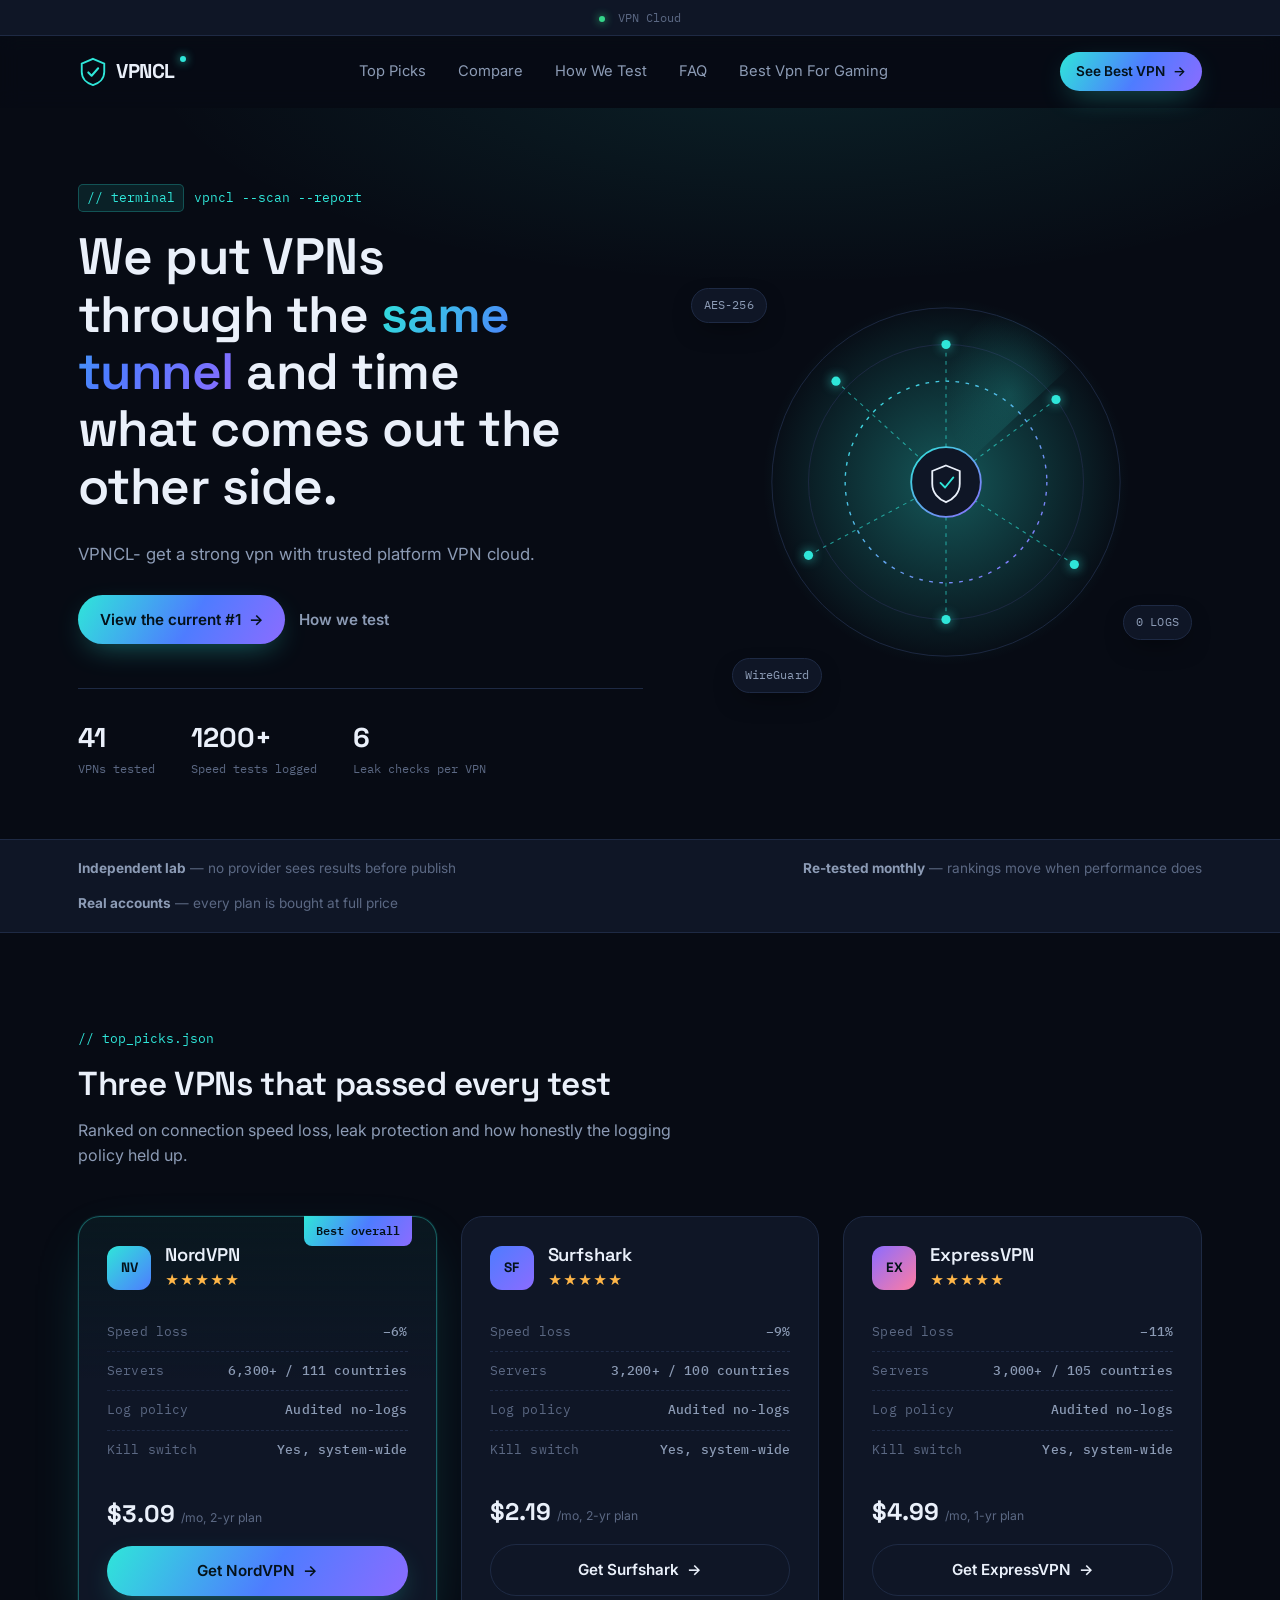
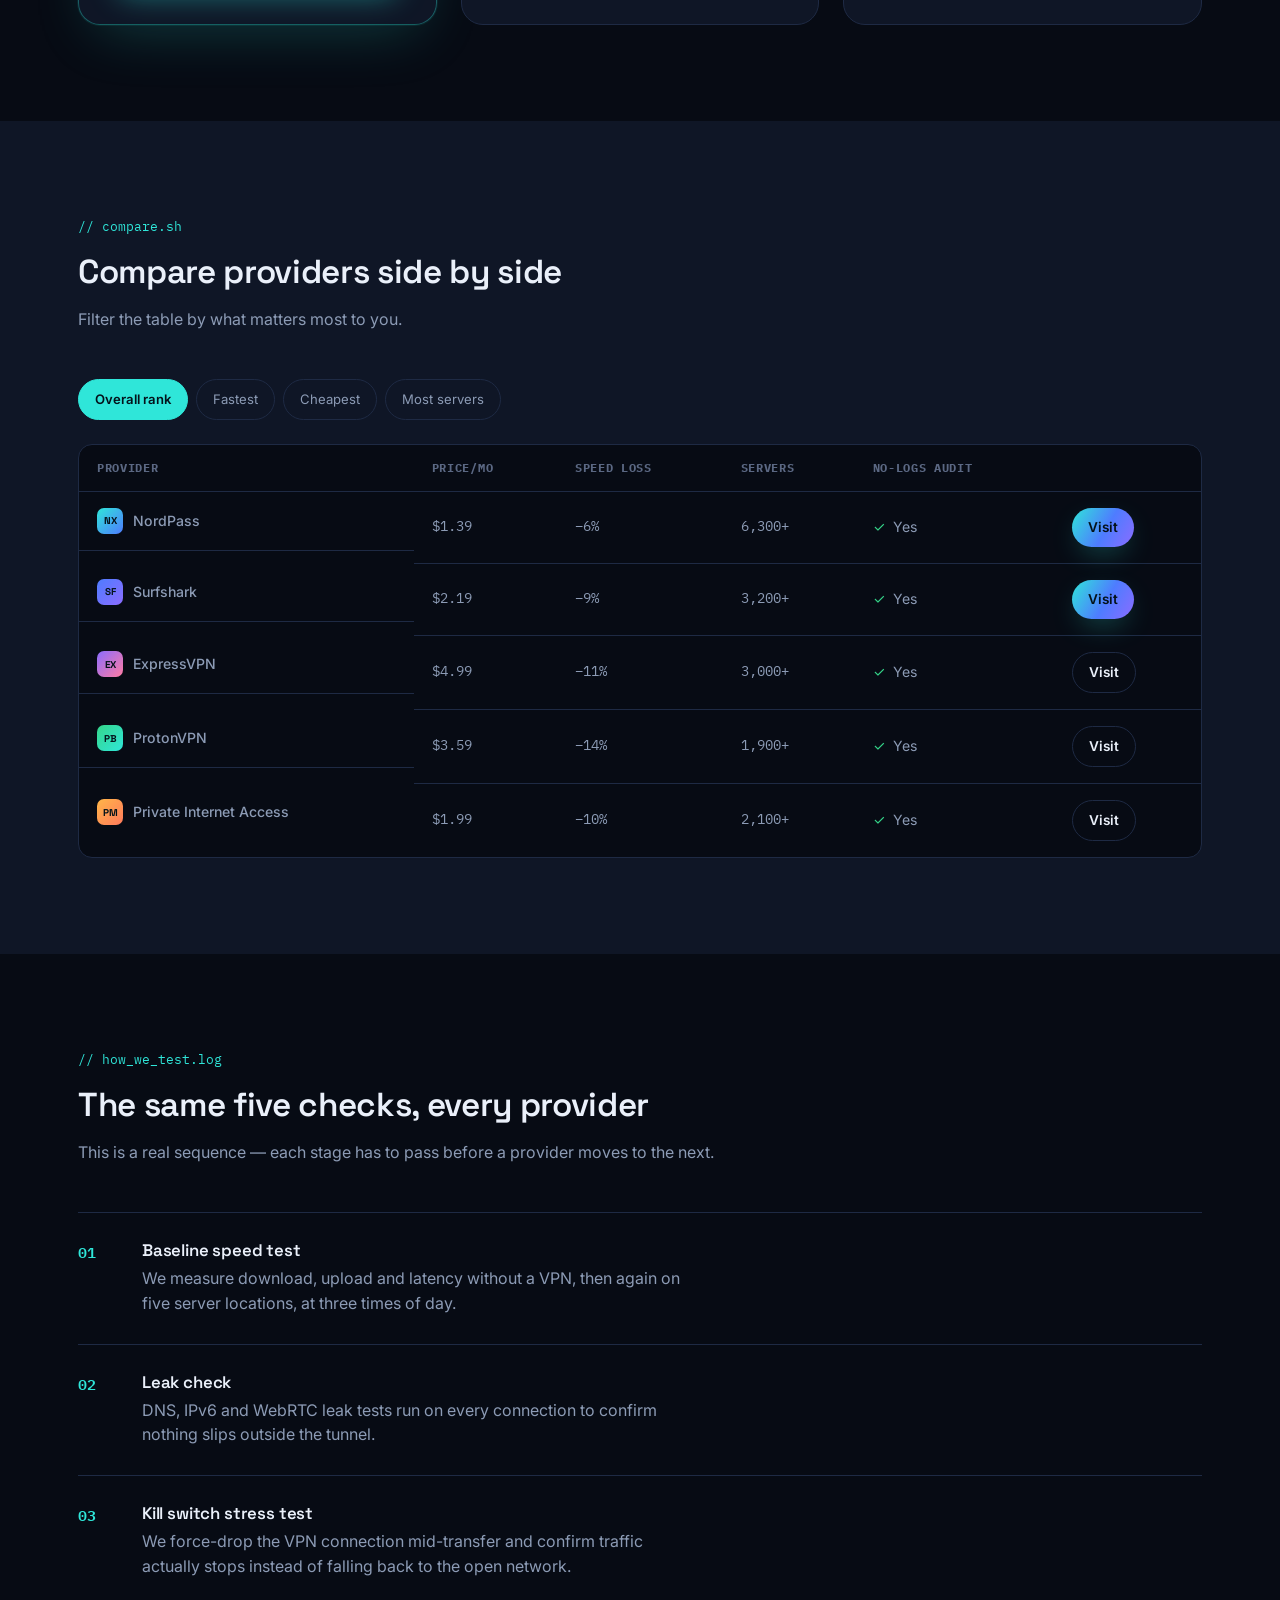
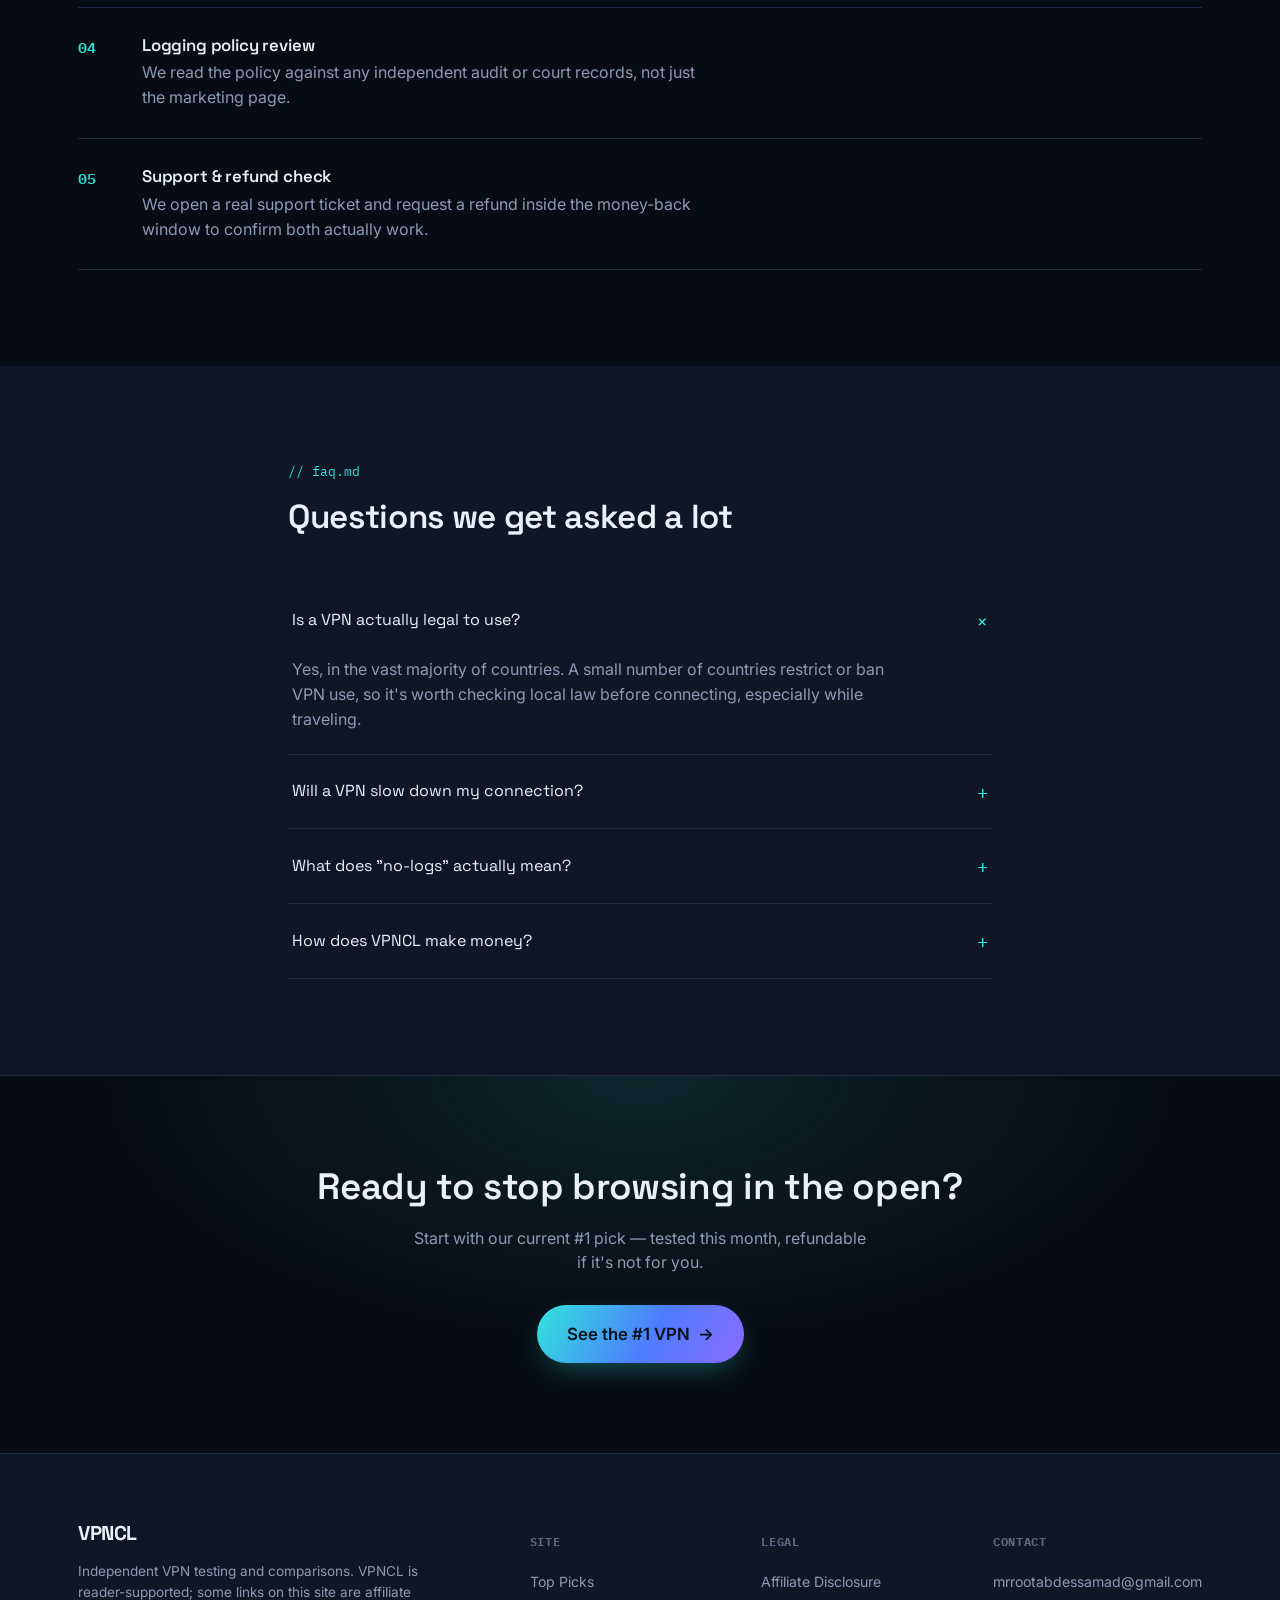
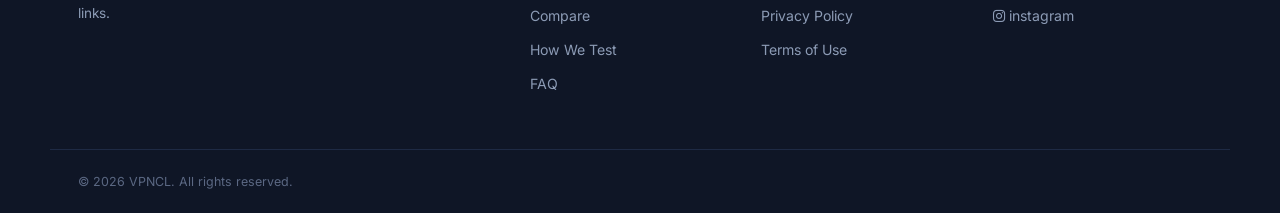
<file: index.html>
<!DOCTYPE html>
<html lang="en">
<head>
<meta charset="UTF-8">
<meta name="viewport" content="width=device-width, initial-scale=1.0">
<title>Best VPN For Gaming and Streaming</title>
<meta name="description" content="VPN Cloud Explore the cheapest vpn And make your informations secured">
<link rel="preconnect" href="https://fonts.googleapis.com">
<link href="https://fonts.googleapis.com/css2?family=Space+Grotesk:wght@500;600;700&family=IBM+Plex+Mono:wght@400;500;600&family=Inter:wght@400;500;600;700&display=swap" rel="stylesheet">
<link rel="stylesheet" href="style.css">
<link rel="canonical" href="https://www.vpncl.com/">
<link rel="icon" type="image/svg+xml" href="logo.svg"></head>
<link
  rel="stylesheet"
  href="https://cdnjs.cloudflare.com/ajax/libs/font-awesome/6.5.2/css/all.min.css"
>
<body>

<!-- ============ ANNOUNCEMENT BAR ============ -->
<div class="topbar">
  <p><span class="dot" aria-hidden="true"></span> VPN Cloud</p>
</div>

<!-- ============ HEADER ============ -->
<header class="site-header" id="siteHeader">
  <div class="wrap header-inner">
    <a href="#top" class="logo" aria-label="VPNCL home">
      <span class="logo-mark" aria-hidden="true">
        <svg viewBox="0 0 32 32" width="30" height="30"><path d="M16 2 L28 7 V16 C28 23 22.5 28 16 30 C9.5 28 4 23 4 16 V7 Z" fill="none" stroke="currentColor" stroke-width="2"/><path d="M11 16.5 L14.5 20 L21.5 12" fill="none" stroke="currentColor" stroke-width="2.2" stroke-linecap="round" stroke-linejoin="round"/></svg>
      </span>
      <span class="logo-text">VPNCL<span class="logo-ping" aria-hidden="true"></span></span>
    </a>
    
    <nav class="main-nav" id="mainNav">
      <a href="#picks">Top Picks</a>
      <a href="#compare">Compare</a>
      <a href="#how-we-test">How We Test</a>
      <a href="#faq">FAQ</a>
      <a href="best-vpn-for-gaming.html">Best Vpn For Gaming</a>

    </nav>

    <div class="header-actions">
      <a href="#picks" class="btn btn-primary btn-sm">See Best VPN <span class="arrow">→</span></a>
      <button class="nav-toggle" id="navToggle" aria-label="Toggle menu" aria-expanded="false">
        <span></span><span></span><span></span>
      </button>
    </div>
  </div>
</header>

<main id="top">

  <!-- ============ HERO ============ -->
  <section class="hero">
    <div class="wrap hero-inner">
      <div class="hero-copy">
        <p class="eyebrow"><span class="eyebrow-tag">// terminal</span> vpncl --scan --report</p>
        <h1>We put VPNs through the <span class="grad-text">same tunnel</span> and time what comes out the other side.</h1>
        <p class="hero-sub">VPNCL- get a strong vpn with trusted platform VPN cloud.</p>

        <div class="hero-cta-row">
          <a href="#picks" class="btn btn-primary">View the current #1 <span class="arrow">→</span></a>
          <a href="#how-we-test" class="btn btn-ghost">How we test</a>
        </div>

        <div class="hero-stats">
          <div class="stat">
            <span class="stat-num" data-count="41">0</span>
            <span class="stat-label">VPNs tested</span>
          </div>
          <div class="stat">
            <span class="stat-num" data-count="1200" data-suffix="+">0</span>
            <span class="stat-label">Speed tests logged</span>
          </div>
          <div class="stat">
            <span class="stat-num" data-count="6">0</span>
            <span class="stat-label">Leak checks per VPN</span>
          </div>
        </div>
      </div>

      <div class="hero-visual" aria-hidden="true">
        <svg class="tunnel-svg" viewBox="0 0 480 480">
          <defs>
            <radialGradient id="glow" cx="50%" cy="50%" r="50%">
              <stop offset="0%" stop-color="#2FE6D9" stop-opacity="0.35"/>
              <stop offset="100%" stop-color="#2FE6D9" stop-opacity="0"/>
            </radialGradient>
            <linearGradient id="ringGrad" x1="0" y1="0" x2="1" y2="1">
              <stop offset="0%" stop-color="#2FE6D9"/>
              <stop offset="100%" stop-color="#8B6CFF"/>
            </linearGradient>
          </defs>

          <circle cx="240" cy="240" r="200" fill="url(#glow)"/>
          <circle class="ring ring-1" cx="240" cy="240" r="190" fill="none" stroke="#1E2A44" stroke-width="1"/>
          <circle class="ring ring-2" cx="240" cy="240" r="150" fill="none" stroke="#1E2A44" stroke-width="1"/>
          <circle class="ring ring-3" cx="240" cy="240" r="110" fill="none" stroke="url(#ringGrad)" stroke-width="1.5" stroke-dasharray="4 7"/>

          <!-- radar sweep -->
          <g class="radar-sweep" style="transform-origin:240px 240px;">
            <path d="M240 240 L240 50 A190 190 0 0 1 380 110 Z" fill="url(#glow)" opacity="0.5"/>
          </g>

          <!-- nodes -->
          <g class="nodes">
            <circle class="node" cx="120" cy="130" r="5"/>
            <circle class="node" cx="360" cy="150" r="5"/>
            <circle class="node" cx="90" cy="320" r="5"/>
            <circle class="node" cx="380" cy="330" r="5"/>
            <circle class="node" cx="240" cy="90" r="5"/>
            <circle class="node" cx="240" cy="390" r="5"/>
          </g>

          <!-- connecting lines to center lock -->
          <g class="links" stroke="#2FE6D9" stroke-width="1.2" fill="none" opacity="0.6">
            <path class="link" d="M120 130 L240 240"/>
            <path class="link" d="M360 150 L240 240"/>
            <path class="link" d="M90 320 L240 240"/>
            <path class="link" d="M380 330 L240 240"/>
            <path class="link" d="M240 90 L240 240"/>
            <path class="link" d="M240 390 L240 240"/>
          </g>

          <!-- center shield -->
          <g transform="translate(240,240)">
            <circle r="38" fill="#0F1626" stroke="url(#ringGrad)" stroke-width="2"/>
            <path d="M0 -18 L15 -12 V2 C15 12 8 19 0 22 C-8 19 -15 12 -15 2 V-12 Z" fill="none" stroke="#EAF0FA" stroke-width="2"/>
            <path d="M-6 1 L-1 6 L8 -5" fill="none" stroke="#2FE6D9" stroke-width="2" stroke-linecap="round" stroke-linejoin="round"/>
          </g>
        </svg>

        <div class="badge-float badge-float-1"><span class="mono">AES-256</span></div>
        <div class="badge-float badge-float-2"><span class="mono">0 LOGS</span></div>
        <div class="badge-float badge-float-3"><span class="mono">WireGuard</span></div>
      </div>
    </div>
  </section>

  <!-- ============ TRUST STRIP ============ -->
  <section class="trust-strip">
    <div class="wrap trust-inner">
      <p class="trust-item"><strong>Independent lab</strong> — no provider sees results before publish</p>
      <p class="trust-item"><strong>Re-tested monthly</strong> — rankings move when performance does</p>
      <p class="trust-item"><strong>Real accounts</strong> — every plan is bought at full price</p>
    </div>
  </section>

  <!-- ============ TOP PICKS ============ -->
  <section class="section" id="picks">
    <div class="wrap">
      <div class="section-head">
        <p class="eyebrow">// top_picks.json</p>
        <h2>Three VPNs that passed every test</h2>
        <p class="section-sub">Ranked on connection speed loss, leak protection and how honestly the logging policy held up.</p>
      </div>

      <div class="picks-grid">

        <article class="pick-card pick-card--featured">
          <div class="pick-ribbon">Best overall</div>
          <div class="pick-top">
            <div class="pick-logo pick-logo--1" aria-hidden="true">NV</div>
            <div>
              <h3>NordVPN</h3>
              <div class="stars" aria-label="4.8 out of 5">★★★★★</div>
            </div>
          </div>
          <ul class="pick-specs mono">
            <li><span>Speed loss</span><strong>−6%</strong></li>
            <li><span>Servers</span><strong>6,300+ / 111 countries</strong></li>
            <li><span>Log policy</span><strong>Audited no-logs</strong></li>
            <li><span>Kill switch</span><strong>Yes, system-wide</strong></li>
          </ul>
          <div class="pick-foot">
            <div class="price"><span class="price-amount">$3.09</span><span class="price-term">/mo, 2-yr plan</span></div>
            <a href="https://go.nordvpn.net/aff_c?offer_id=15&aff_id=154441&url_id=902" class="btn btn-primary btn-block" target="_blank"
              rel="noopener noreferrer">Get NordVPN <span class="arrow">→</span> </a>
          </div>
        </article>

        <article class="pick-card">
          <div class="pick-top">
            <div class="pick-logo pick-logo--2" aria-hidden="true">SF</div>
            <div>
              <h3>Surfshark</h3>
              <div class="stars" aria-label="4.6 out of 5">★★★★★</div>
            </div>
          </div>
          <ul class="pick-specs mono">
            <li><span>Speed loss</span><strong>−9%</strong></li>
            <li><span>Servers</span><strong>3,200+ / 100 countries</strong></li>
            <li><span>Log policy</span><strong>Audited no-logs</strong></li>
            <li><span>Kill switch</span><strong>Yes, system-wide</strong></li>
          </ul>
          <div class="pick-foot">
            <div class="price"><span class="price-amount">$2.19</span><span class="price-term">/mo, 2-yr plan</span></div>
            <a href="https://get.surfshark.net/aff_c?offer_id=926&aff_id=49494" class="btn btn-outline btn-block" arget="_blank"
              rel="noopener noreferrer">Get Surfshark <span class="arrow">→</span></a>
          </div>
        </article>

        <article class="pick-card">
          <div class="pick-top">
            <div class="pick-logo pick-logo--3" aria-hidden="true">EX</div>
            <div>
              <h3>ExpressVPN</h3>
              <div class="stars" aria-label="4.5 out of 5">★★★★★</div>
            </div>
          </div>
          <ul class="pick-specs mono">
            <li><span>Speed loss</span><strong>−11%</strong></li>
            <li><span>Servers</span><strong>3,000+ / 105 countries</strong></li>
            <li><span>Log policy</span><strong>Audited no-logs</strong></li>
            <li><span>Kill switch</span><strong>Yes, system-wide</strong></li>
          </ul>
          <div class="pick-foot">
            <div class="price"><span class="price-amount">$4.99</span><span class="price-term">/mo, 1-yr plan</span></div>
            <a href="#" class="btn btn-outline btn-block">Get ExpressVPN <span class="arrow">→</span></a>
          </div>
        </article>

      </div>
    </div>
  </section>

  <!-- ============ COMPARISON TABLE ============ -->
  <section class="section section--alt" id="compare">
    <div class="wrap">
      <div class="section-head">
        <p class="eyebrow">// compare.sh</p>
        <h2>Compare providers side by side</h2>
        <p class="section-sub">Filter the table by what matters most to you.</p>
      </div>

      <div class="filter-tabs" role="tablist" aria-label="Sort comparison table">
        <button class="filter-tab is-active" data-sort="rank">Overall rank</button>
        <button class="filter-tab" data-sort="speed">Fastest</button>
        <button class="filter-tab" data-sort="price">Cheapest</button>
        <button class="filter-tab" data-sort="servers">Most servers</button>
      </div>

      <div class="table-wrap">
        <table class="compare-table" id="compareTable">
          <thead>
            <tr>
              <th>Provider</th>
              <th class="mono">Price/mo</th>
              <th class="mono">Speed loss</th>
              <th class="mono">Servers</th>
              <th>No-logs audit</th>
              <th></th>
            </tr>
          </thead>
          <tbody>
            <tr data-rank="1" data-speed="6" data-price="3.09" data-servers="6300">
              <td class="prov-cell"><span class="pick-logo pick-logo--1 sm" aria-hidden="true">NX</span>NordPass</td>
              <td class="mono">$1.39</td>
              <td class="mono">−6%</td>
              <td class="mono">6,300+</td>
              <td><span class="check">✓</span> Yes</td>
              <td><a href="https://go.nordpass.io/aff_c?offer_id=488&aff_id=154441&url_id=9356" class="btn btn-sm btn-primary" target="_blank"rel="noopener noreferrer">Visit</a></td>
            </tr>
            <tr data-rank="2" data-speed="9" data-price="2.19" data-servers="3200">
              <td class="prov-cell"><span class="pick-logo pick-logo--2 sm" aria-hidden="true">SF</span>Surfshark</td>
              <td class="mono">$2.19</td>
              <td class="mono">−9%</td>
              <td class="mono">3,200+</td>
              <td><span class="check">✓</span> Yes</td>
              <td><a href="https://get.surfshark.net/aff_c?offer_id=926&aff_id=49494" class="btn btn-sm btn-primary" target="_blank"rel="noopener noreferrer">Visit</a></td>

            </tr>
            <tr data-rank="3" data-speed="11" data-price="4.99" data-servers="3000">
              <td class="prov-cell"><span class="pick-logo pick-logo--3 sm" aria-hidden="true">EX</span>ExpressVPN</td>
              <td class="mono">$4.99</td>
              <td class="mono">−11%</td>
              <td class="mono">3,000+</td>
              <td><span class="check">✓</span> Yes</td>
              <td><a href="#" class="btn btn-sm btn-outline">Visit</a></td>
            </tr>
            <tr data-rank="4" data-speed="14" data-price="1.99" data-servers="1900">
              <td class="prov-cell"><span class="pick-logo pick-logo--4 sm" aria-hidden="true">PB</span>ProtonVPN</td>
              <td class="mono">$3.59</td>
              <td class="mono">−14%</td>
              <td class="mono">1,900+</td>
              <td><span class="check">✓</span> Yes</td>
              <td><a href="#" class="btn btn-sm btn-outline">Visit</a></td>
            </tr>
            <tr data-rank="5" data-speed="10" data-price="1.99" data-servers="2100">
              <td class="prov-cell"><span class="pick-logo pick-logo--5 sm" aria-hidden="true">PM</span>Private Internet Access</td>
              <td class="mono">$1.99</td>
              <td class="mono">−10%</td>
              <td class="mono">2,100+</td>
              <td><span class="check">✓</span> Yes</td>
              <td><a href="#" class="btn btn-sm btn-outline">Visit</a></td>
            </tr>
          </tbody>
        </table>
      </div>
    </div>
  </section>

  <!-- ============ HOW WE TEST ============ -->
  <section class="section" id="how-we-test">
    <div class="wrap">
      <div class="section-head">
        <p class="eyebrow">// how_we_test.log</p>
        <h2>The same five checks, every provider</h2>
        <p class="section-sub">This is a real sequence — each stage has to pass before a provider moves to the next.</p>
      </div>

      <ol class="process-list">
        <li class="process-step">
          <span class="step-index mono">01</span>
          <div>
            <h3>Baseline speed test</h3>
            <p>We measure download, upload and latency without a VPN, then again on five server locations, at three times of day.</p>
          </div>
        </li>
        <li class="process-step">
          <span class="step-index mono">02</span>
          <div>
            <h3>Leak check</h3>
            <p>DNS, IPv6 and WebRTC leak tests run on every connection to confirm nothing slips outside the tunnel.</p>
          </div>
        </li>
        <li class="process-step">
          <span class="step-index mono">03</span>
          <div>
            <h3>Kill switch stress test</h3>
            <p>We force-drop the VPN connection mid-transfer and confirm traffic actually stops instead of falling back to the open network.</p>
          </div>
        </li>
        <li class="process-step">
          <span class="step-index mono">04</span>
          <div>
            <h3>Logging policy review</h3>
            <p>We read the policy against any independent audit or court records, not just the marketing page.</p>
          </div>
        </li>
        <li class="process-step">
          <span class="step-index mono">05</span>
          <div>
            <h3>Support & refund check</h3>
            <p>We open a real support ticket and request a refund inside the money-back window to confirm both actually work.</p>
          </div>
        </li>
      </ol>
    </div>
  </section>

  <!-- ============ FAQ ============ -->
  <section class="section section--alt" id="faq">
    <div class="wrap wrap--narrow">
      <div class="section-head">
        <p class="eyebrow">// faq.md</p>
        <h2>Questions we get asked a lot</h2>
      </div>

      <div class="accordion" id="accordion">
        <div class="accordion-item is-open">
          <button class="accordion-trigger" aria-expanded="true">
            <span>Is a VPN actually legal to use?</span>
            <span class="accordion-icon">+</span>
          </button>
          <div class="accordion-panel">
            <p>Yes, in the vast majority of countries. A small number of countries restrict or ban VPN use, so it's worth checking local law before connecting, especially while traveling.</p>
          </div>
        </div>

        <div class="accordion-item">
          <button class="accordion-trigger" aria-expanded="false">
            <span>Will a VPN slow down my connection?</span>
            <span class="accordion-icon">+</span>
          </button>
          <div class="accordion-panel">
            <p>Some speed loss is normal since traffic takes a longer, encrypted path. The providers on this list keep that loss under about 15% on a nearby server, which most people won't notice for browsing or streaming.</p>
          </div>
        </div>

        <div class="accordion-item">
          <button class="accordion-trigger" aria-expanded="false">
            <span>What does "no-logs" actually mean?</span>
            <span class="accordion-icon">+</span>
          </button>
          <div class="accordion-panel">
            <p>It means the provider doesn't record what you connect to, your browsing activity, or your originating IP. We only credit a "no-logs" claim when it's backed by an independent third-party audit.</p>
          </div>
        </div>

        <div class="accordion-item">
          <button class="accordion-trigger" aria-expanded="false">
            <span>How does VPNCL make money?</span>
            <span class="accordion-icon">+</span>
          </button>
          <div class="accordion-panel">
            <p>Some links on this site are affiliate links — if you sign up through one, we may earn a commission at no extra cost to you. Rankings are based on our own test results, not on commission size.</p>
          </div>
        </div>
      </div>
    </div>
  </section>

  <!-- ============ CTA BANNER ============ -->
  <section class="cta-banner">
    <div class="wrap cta-inner">
      <h2>Ready to stop browsing in the open?</h2>
      <p>Start with our current #1 pick — tested this month, refundable if it's not for you.</p>
      <a href="#picks" class="btn btn-primary btn-lg">See the #1 VPN <span class="arrow">→</span></a>
    </div>
  </section>

</main>

<!-- ============ FOOTER ============ -->
<footer class="site-footer">
  <div class="wrap footer-inner">
    <div class="footer-brand">
      <span class="logo-text">VPNCL</span>
      <p>Independent VPN testing and comparisons. VPNCL is reader-supported; some links on this site are affiliate links.</p>
    </div>
    <div class="footer-cols">
      <div class="footer-col">
        <h4>Site</h4>
        <a href="#picks">Top Picks</a>
        <a href="#compare">Compare</a>
        <a href="#how-we-test">How We Test</a>
        <a href="#faq">FAQ</a>
      </div>
      <div class="footer-col">
        <h4>Legal</h4>
        <a href="#">Affiliate Disclosure</a>
        <a href="#">Privacy Policy</a>
        <a href="#">Terms of Use</a>
      </div>
      <div class="footer-col">
        <h4>Contact</h4>
        <a href="mailto:mrrootabdessamad@gmail.com">mrrootabdessamad@gmail.com</a>
        <a href="https://www.instagram.com/domainer120/" target="_blank">
        <i class="fa-brands fa-instagram"></i>
        instagram
        </a>

      </div>
    </div>
  </div>
  <div class="wrap footer-bottom">
    <p>© <span id="year"></span> VPNCL. All rights reserved.</p>
  </div>
</footer>

<script src="main.js"></script>
</body>
</html>
</file>
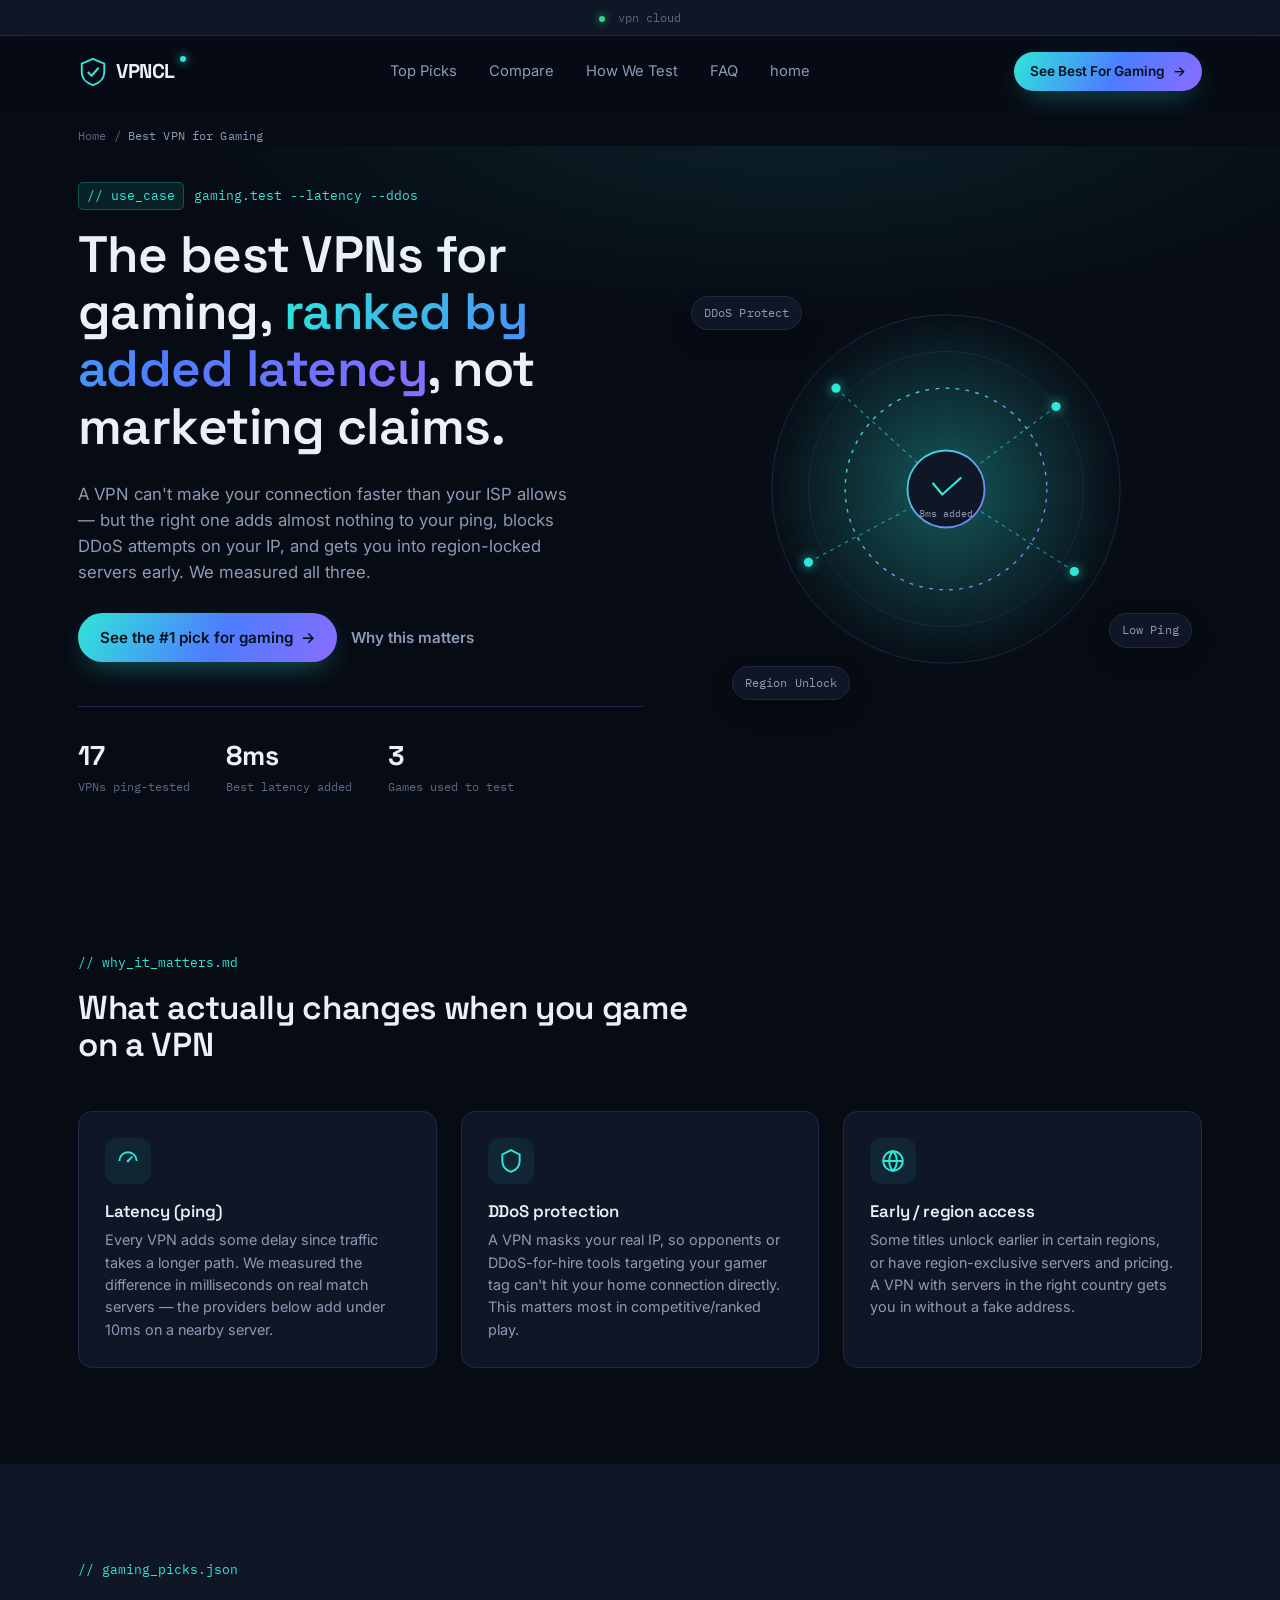
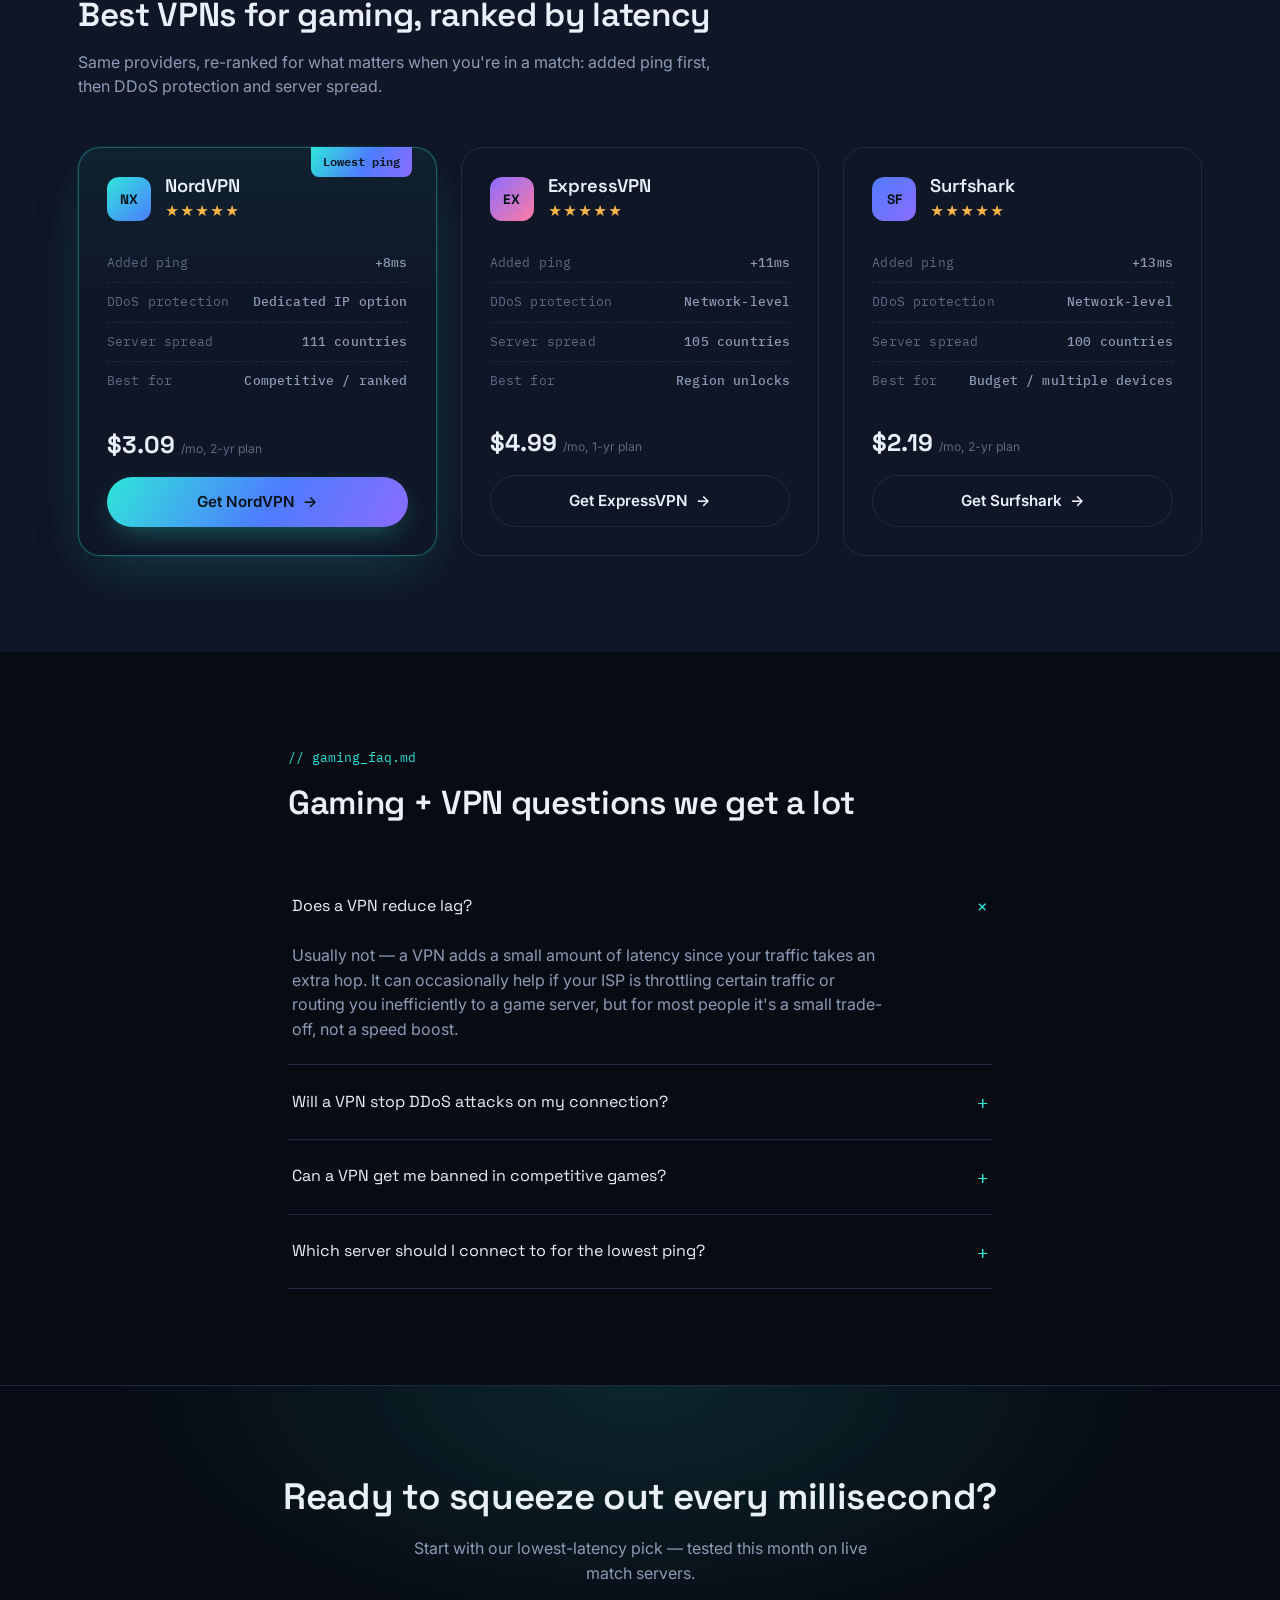
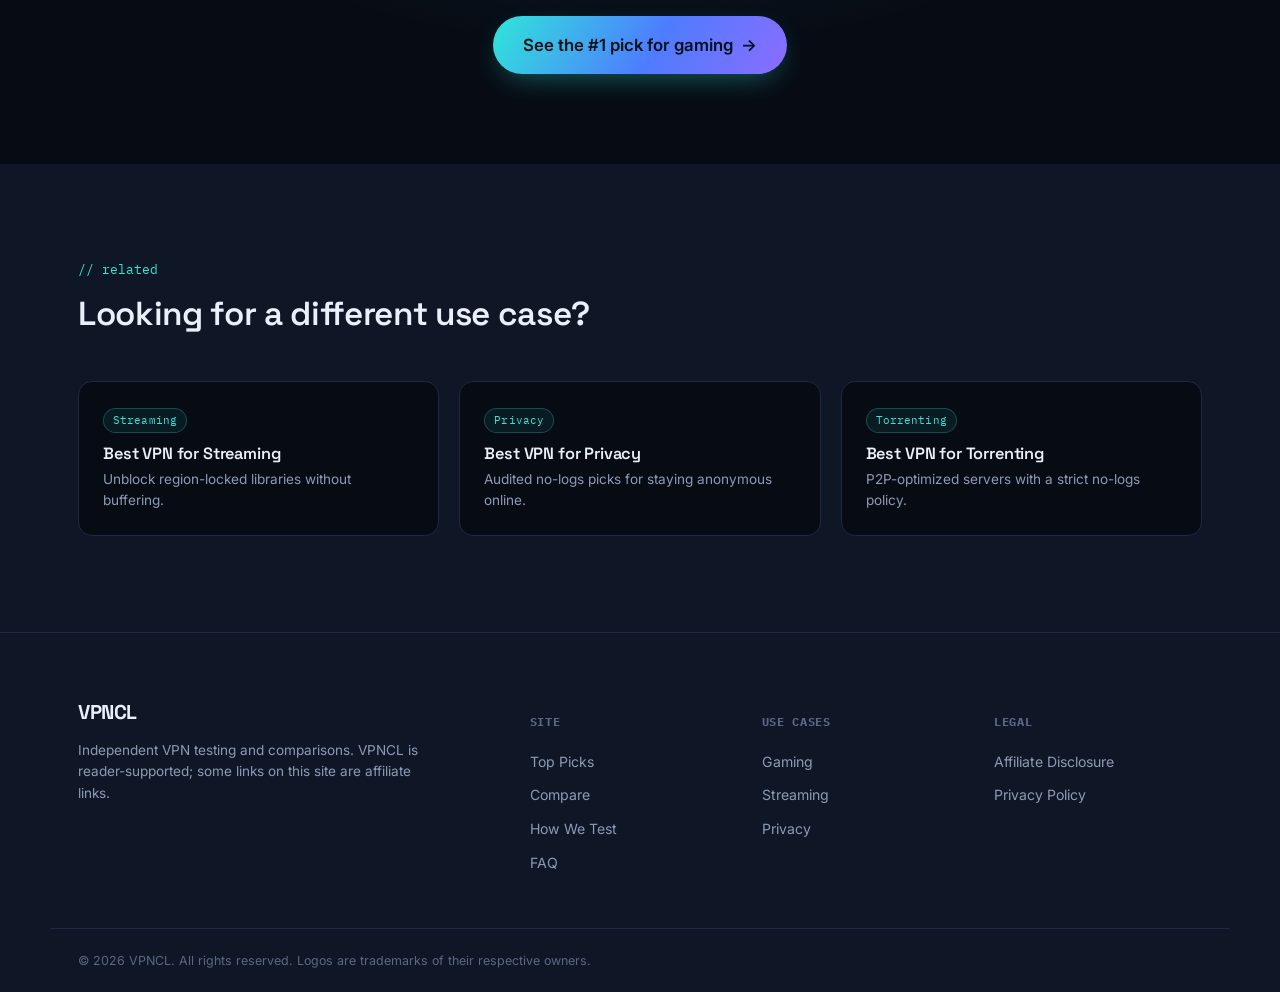
<file: best-vpn-for-gaming.html>
<!DOCTYPE html>
<html lang="en">
<head>
<meta charset="UTF-8">
<meta name="viewport" content="width=device-width, initial-scale=1.0">
<title>Best VPN for Gaming 2026 — Lower Ping, No DDoS, No Lag | VPNCL</title>
<meta name="description" content="We tested VPNs for gaming specifically: latency added, DDoS protection, and whether they actually help with lag or region-locked servers. Here's what won.">
<link rel="preconnect" href="https://fonts.googleapis.com">
<link href="https://fonts.googleapis.com/css2?family=Space+Grotesk:wght@500;600;700&family=IBM+Plex+Mono:wght@400;500;600&family=Inter:wght@400;500;600;700&display=swap" rel="stylesheet">
<link rel="stylesheet" href="css/style.css">
<link rel="icon" type="image/svg+xml" href="logo.svg">
</head>
<body>

<div class="topbar">
  <p><span class="dot" aria-hidden="true"></span> vpn cloud </p>
</div>

<header class="site-header" id="siteHeader">
  <div class="wrap header-inner">
    <a href="index.html" class="logo" aria-label="VPNCL home">
      <span class="logo-mark" aria-hidden="true">
        <svg viewBox="0 0 32 32" width="30" height="30"><path d="M16 2 L28 7 V16 C28 23 22.5 28 16 30 C9.5 28 4 23 4 16 V7 Z" fill="none" stroke="currentColor" stroke-width="2"/><path d="M11 16.5 L14.5 20 L21.5 12" fill="none" stroke="currentColor" stroke-width="2.2" stroke-linecap="round" stroke-linejoin="round"/></svg>
      </span>
      <span class="logo-text">VPNCL<span class="logo-ping" aria-hidden="true"></span></span>
    </a>

    <nav class="main-nav" id="mainNav">
      <a href="index.html#picks">Top Picks</a>
      <a href="index.html#compare">Compare</a>
      <a href="index.html#how-we-test">How We Test</a>
      <a href="index.html#faq">FAQ</a>
      <a href="index.html#home">home</a>

    </nav>

    <div class="header-actions">
      <a href="#picks" class="btn btn-primary btn-sm">See Best For Gaming <span class="arrow">→</span></a>
      <button class="nav-toggle" id="navToggle" aria-label="Toggle menu" aria-expanded="false">
        <span></span><span></span><span></span>
      </button>
    </div>
  </div>
</header>

<main id="top">

  <!-- ============ BREADCRUMB ============ -->
  <div class="wrap">
    <nav class="breadcrumb mono" aria-label="Breadcrumb">
      <a href="index.html">Home</a> <span>/</span> <span aria-current="page">Best VPN for Gaming</span>
    </nav>
  </div>

  <!-- ============ HERO ============ -->
  <section class="hero hero--page">
    <div class="wrap hero-inner">
      <div class="hero-copy">
        <p class="eyebrow"><span class="eyebrow-tag">// use_case</span> gaming.test --latency --ddos</p>
        <h1>The best VPNs for gaming, <span class="grad-text">ranked by added latency</span>, not marketing claims.</h1>
        <p class="hero-sub">A VPN can't make your connection faster than your ISP allows — but the right one adds almost nothing to your ping, blocks DDoS attempts on your IP, and gets you into region-locked servers early. We measured all three.</p>

        <div class="hero-cta-row">
          <a href="#picks" class="btn btn-primary">See the #1 pick for gaming <span class="arrow">→</span></a>
          <a href="#why-it-matters" class="btn btn-ghost">Why this matters</a>
        </div>

        <div class="hero-stats">
          <div class="stat">
            <span class="stat-num" data-count="17">0</span>
            <span class="stat-label">VPNs ping-tested</span>
          </div>
          <div class="stat">
            <span class="stat-num" data-count="8" data-suffix="ms">0</span>
            <span class="stat-label">Best latency added</span>
          </div>
          <div class="stat">
            <span class="stat-num" data-count="3">0</span>
            <span class="stat-label">Games used to test</span>
          </div>
        </div>
      </div>

      <div class="hero-visual" aria-hidden="true">
        <svg class="tunnel-svg" viewBox="0 0 480 480">
          <defs>
            <radialGradient id="glow2" cx="50%" cy="50%" r="50%">
              <stop offset="0%" stop-color="#2FE6D9" stop-opacity="0.35"/>
              <stop offset="100%" stop-color="#2FE6D9" stop-opacity="0"/>
            </radialGradient>
            <linearGradient id="ringGrad2" x1="0" y1="0" x2="1" y2="1">
              <stop offset="0%" stop-color="#2FE6D9"/>
              <stop offset="100%" stop-color="#8B6CFF"/>
            </linearGradient>
          </defs>
          <circle cx="240" cy="240" r="200" fill="url(#glow2)"/>
          <circle class="ring ring-1" cx="240" cy="240" r="190" fill="none" stroke="#1E2A44" stroke-width="1"/>
          <circle class="ring ring-2" cx="240" cy="240" r="150" fill="none" stroke="#1E2A44" stroke-width="1"/>
          <circle class="ring ring-3" cx="240" cy="240" r="110" fill="none" stroke="url(#ringGrad2)" stroke-width="1.5" stroke-dasharray="4 7"/>
          <g class="nodes">
            <circle class="node" cx="120" cy="130" r="5"/>
            <circle class="node" cx="360" cy="150" r="5"/>
            <circle class="node" cx="90" cy="320" r="5"/>
            <circle class="node" cx="380" cy="330" r="5"/>
          </g>
          <g class="links" stroke="#2FE6D9" stroke-width="1.2" fill="none" opacity="0.6">
            <path class="link" d="M120 130 L240 240"/>
            <path class="link" d="M360 150 L240 240"/>
            <path class="link" d="M90 320 L240 240"/>
            <path class="link" d="M380 330 L240 240"/>
          </g>
          <g transform="translate(240,240)">
            <circle r="42" fill="#0F1626" stroke="url(#ringGrad2)" stroke-width="2"/>
            <path d="M-14 -6 L-4 6 L16 -12" fill="none" stroke="#2FE6D9" stroke-width="2.4" stroke-linecap="round" stroke-linejoin="round"/>
            <text x="0" y="30" text-anchor="middle" fill="#8C9BB5" font-family="IBM Plex Mono" font-size="11">8ms added</text>
          </g>
        </svg>
        <div class="badge-float badge-float-1"><span class="mono">DDoS Protect</span></div>
        <div class="badge-float badge-float-2"><span class="mono">Low Ping</span></div>
        <div class="badge-float badge-float-3"><span class="mono">Region Unlock</span></div>
      </div>
    </div>
  </section>

  <!-- ============ WHY IT MATTERS ============ -->
  <section class="section" id="why-it-matters">
    <div class="wrap">
      <div class="section-head">
        <p class="eyebrow">// why_it_matters.md</p>
        <h2>What actually changes when you game on a VPN</h2>
      </div>

      <div class="reason-grid">
        <div class="reason-card">
          <div class="reason-icon" aria-hidden="true">
            <svg viewBox="0 0 24 24" width="26" height="26" fill="none" stroke="currentColor" stroke-width="1.8"><path d="M4 12a8 8 0 0116 0"/><path d="M12 12l4-4"/><circle cx="12" cy="12" r="1.2" fill="currentColor" stroke="none"/></svg>
          </div>
          <h3>Latency (ping)</h3>
          <p>Every VPN adds some delay since traffic takes a longer path. We measured the difference in milliseconds on real match servers — the providers below add under 10ms on a nearby server.</p>
        </div>
        <div class="reason-card">
          <div class="reason-icon" aria-hidden="true">
            <svg viewBox="0 0 24 24" width="26" height="26" fill="none" stroke="currentColor" stroke-width="1.8"><path d="M12 2l8 4v6c0 5-3.5 8.5-8 10-4.5-1.5-8-5-8-10V6z"/></svg>
          </div>
          <h3>DDoS protection</h3>
          <p>A VPN masks your real IP, so opponents or DDoS-for-hire tools targeting your gamer tag can't hit your home connection directly. This matters most in competitive/ranked play.</p>
        </div>
        <div class="reason-card">
          <div class="reason-icon" aria-hidden="true">
            <svg viewBox="0 0 24 24" width="26" height="26" fill="none" stroke="currentColor" stroke-width="1.8"><circle cx="12" cy="12" r="9"/><path d="M3 12h18M12 3c2.5 2.5 3.5 5.5 3.5 9s-1 6.5-3.5 9c-2.5-2.5-3.5-5.5-3.5-9s1-6.5 3.5-9z"/></svg>
          </div>
          <h3>Early / region access</h3>
          <p>Some titles unlock earlier in certain regions, or have region-exclusive servers and pricing. A VPN with servers in the right country gets you in without a fake address.</p>
        </div>
      </div>
    </div>
  </section>

  <!-- ============ TOP PICKS FOR GAMING ============ -->
  <section class="section section--alt" id="picks">
    <div class="wrap">
      <div class="section-head">
        <p class="eyebrow">// gaming_picks.json</p>
        <h2>Best VPNs for gaming, ranked by latency</h2>
        <p class="section-sub">Same providers, re-ranked for what matters when you're in a match: added ping first, then DDoS protection and server spread.</p>
      </div>

      <div class="picks-grid">

        <article class="pick-card pick-card--featured">
          <div class="pick-ribbon">Lowest ping</div>
          <div class="pick-top">
            <div class="pick-logo pick-logo--1" aria-hidden="true">NX</div>
            <div>
              <h3>NordVPN</h3>
              <div class="stars" aria-label="4.9 out of 5">★★★★★</div>
            </div>
          </div>
          <ul class="pick-specs mono">
            <li><span>Added ping</span><strong>+8ms</strong></li>
            <li><span>DDoS protection</span><strong>Dedicated IP option</strong></li>
            <li><span>Server spread</span><strong>111 countries</strong></li>
            <li><span>Best for</span><strong>Competitive / ranked</strong></li>
          </ul>
          <div class="pick-foot">
            <div class="price"><span class="price-amount">$3.09</span><span class="price-term">/mo, 2-yr plan</span></div>
            <a href="#" class="btn btn-primary btn-block">Get NordVPN <span class="arrow">→</span></a>
          </div>
        </article>

        <article class="pick-card">
          <div class="pick-top">
            <div class="pick-logo pick-logo--3" aria-hidden="true">EX</div>
            <div>
              <h3>ExpressVPN</h3>
              <div class="stars" aria-label="4.6 out of 5">★★★★★</div>
            </div>
          </div>
          <ul class="pick-specs mono">
            <li><span>Added ping</span><strong>+11ms</strong></li>
            <li><span>DDoS protection</span><strong>Network-level</strong></li>
            <li><span>Server spread</span><strong>105 countries</strong></li>
            <li><span>Best for</span><strong>Region unlocks</strong></li>
          </ul>
          <div class="pick-foot">
            <div class="price"><span class="price-amount">$4.99</span><span class="price-term">/mo, 1-yr plan</span></div>
            <a href="#" class="btn btn-outline btn-block">Get ExpressVPN <span class="arrow">→</span></a>
          </div>
        </article>

        <article class="pick-card">
          <div class="pick-top">
            <div class="pick-logo pick-logo--2" aria-hidden="true">SF</div>
            <div>
              <h3>Surfshark</h3>
              <div class="stars" aria-label="4.5 out of 5">★★★★★</div>
            </div>
          </div>
          <ul class="pick-specs mono">
            <li><span>Added ping</span><strong>+13ms</strong></li>
            <li><span>DDoS protection</span><strong>Network-level</strong></li>
            <li><span>Server spread</span><strong>100 countries</strong></li>
            <li><span>Best for</span><strong>Budget / multiple devices</strong></li>
          </ul>
          <div class="pick-foot">
            <div class="price"><span class="price-amount">$2.19</span><span class="price-term">/mo, 2-yr plan</span></div>
            <a href="#" class="btn btn-outline btn-block">Get Surfshark <span class="arrow">→</span></a>
          </div>
        </article>

      </div>
    </div>
  </section>

  <!-- ============ FAQ ============ -->
  <section class="section" id="faq">
    <div class="wrap wrap--narrow">
      <div class="section-head">
        <p class="eyebrow">// gaming_faq.md</p>
        <h2>Gaming + VPN questions we get a lot</h2>
      </div>

      <div class="accordion" id="accordion">
        <div class="accordion-item is-open">
          <button class="accordion-trigger" aria-expanded="true">
            <span>Does a VPN reduce lag?</span>
            <span class="accordion-icon">+</span>
          </button>
          <div class="accordion-panel">
            <p>Usually not — a VPN adds a small amount of latency since your traffic takes an extra hop. It can occasionally help if your ISP is throttling certain traffic or routing you inefficiently to a game server, but for most people it's a small trade-off, not a speed boost.</p>
          </div>
        </div>

        <div class="accordion-item">
          <button class="accordion-trigger" aria-expanded="false">
            <span>Will a VPN stop DDoS attacks on my connection?</span>
            <span class="accordion-icon">+</span>
          </button>
          <div class="accordion-panel">
            <p>It hides your real IP address behind the VPN's, so someone would need your VPN-assigned IP rather than your home IP to target you — which makes casual "IP boosting" in lobbies far less effective.</p>
          </div>
        </div>

        <div class="accordion-item">
          <button class="accordion-trigger" aria-expanded="false">
            <span>Can a VPN get me banned in competitive games?</span>
            <span class="accordion-icon">+</span>
          </button>
          <div class="accordion-panel">
            <p>Some anti-cheat systems flag VPN IP ranges, and some publishers' terms restrict VPN use for competitive integrity reasons. Check your specific game's terms before using one in ranked play.</p>
          </div>
        </div>

        <div class="accordion-item">
          <button class="accordion-trigger" aria-expanded="false">
            <span>Which server should I connect to for the lowest ping?</span>
            <span class="accordion-icon">+</span>
          </button>
          <div class="accordion-panel">
            <p>Generally the VPN server geographically closest to the game server you're connecting to, not necessarily closest to you — most gaming-friendly VPN apps have a ping indicator per server to help you pick.</p>
          </div>
        </div>
      </div>
    </div>
  </section>

  <!-- ============ CTA BANNER ============ -->
  <section class="cta-banner">
    <div class="wrap cta-inner">
      <h2>Ready to squeeze out every millisecond?</h2>
      <p>Start with our lowest-latency pick — tested this month on live match servers.</p>
      <a href="#picks" class="btn btn-primary btn-lg">See the #1 pick for gaming <span class="arrow">→</span></a>
    </div>
  </section>

  <!-- ============ RELATED USE CASES ============ -->
  <section class="section section--alt">
    <div class="wrap">
      <div class="section-head">
        <p class="eyebrow">// related</p>
        <h2>Looking for a different use case?</h2>
      </div>
      <div class="related-grid">
        <a class="related-card" href="best-vpn-for-streaming.html">
          <span class="mono related-tag">Streaming</span>
          <h3>Best VPN for Streaming</h3>
          <p>Unblock region-locked libraries without buffering.</p>
        </a>
        <a class="related-card" href="best-vpn-for-privacy.html">
          <span class="mono related-tag">Privacy</span>
          <h3>Best VPN for Privacy</h3>
          <p>Audited no-logs picks for staying anonymous online.</p>
        </a>
        <a class="related-card" href="best-vpn-for-torrenting.html">
          <span class="mono related-tag">Torrenting</span>
          <h3>Best VPN for Torrenting</h3>
          <p>P2P-optimized servers with a strict no-logs policy.</p>
        </a>
      </div>
    </div>
  </section>

</main>

<footer class="site-footer">
  <div class="wrap footer-inner">
    <div class="footer-brand">
      <span class="logo-text">VPNCL</span>
      <p>Independent VPN testing and comparisons. VPNCL is reader-supported; some links on this site are affiliate links.</p>
    </div>
    <div class="footer-cols">
      <div class="footer-col">
        <h4>Site</h4>
        <a href="index.html#picks">Top Picks</a>
        <a href="index.html#compare">Compare</a>
        <a href="index.html#how-we-test">How We Test</a>
        <a href="index.html#faq">FAQ</a>
      </div>
      <div class="footer-col">
        <h4>Use cases</h4>
        <a href="best-vpn-for-gaming.html">Gaming</a>
        <a href="best-vpn-for-streaming.html">Streaming</a>
        <a href="best-vpn-for-privacy.html">Privacy</a>
      </div>
      <div class="footer-col">
        <h4>Legal</h4>
        <a href="#">Affiliate Disclosure</a>
        <a href="#">Privacy Policy</a>
      </div>
    </div>
  </div>
  <div class="wrap footer-bottom">
    <p>© <span id="year"></span> VPNCL. All rights reserved. Logos are trademarks of their respective owners.</p>
  </div>
</footer>

<script src="main.js"></script>
</body>
</html>
</file>
<file: style.css>
/* ==========================================================================
   VPNCL — design tokens
   ========================================================================== */
:root{
  --bg:            #070B14;
  --surface:       #0F1626;
  --surface-2:     #131C30;
  --border:        #1E2A44;
  --text:          #EAF0FA;
  --text-dim:      #8C9BB5;
  --text-faint:    #5B6883;

  --cyan:          #2FE6D9;
  --blue:          #4E7CFF;
  --violet:        #8B6CFF;
  --green:         #35D68A;
  --amber:         #FFB648;

  --grad: linear-gradient(120deg, var(--cyan), var(--blue) 55%, var(--violet));

  --font-display: 'Space Grotesk', system-ui, sans-serif;
  --font-body:    'Inter', system-ui, sans-serif;
  --font-mono:    'IBM Plex Mono', ui-monospace, monospace;

  --radius-s:  8px;
  --radius-m:  14px;
  --radius-l:  22px;

  --shadow-glow: 0 0 0 1px rgba(47,230,217,0.08), 0 20px 60px -20px rgba(47,230,217,0.25);
  --ease: cubic-bezier(.22,.9,.3,1);
}

*,*::before,*::after{ box-sizing:border-box; }
html{ scroll-behavior:smooth; }
@media (prefers-reduced-motion: reduce){
  html{ scroll-behavior:auto; }
  *,*::before,*::after{ animation-duration:0.001ms !important; animation-iteration-count:1 !important; transition-duration:0.001ms !important; }
}

body{
  margin:0;
  background:var(--bg);
  color:var(--text);
  font-family:var(--font-body);
  line-height:1.55;
  -webkit-font-smoothing:antialiased;
}

h1,h2,h3{
  font-family:var(--font-display);
  font-weight:600;
  line-height:1.12;
  margin:0 0 0.5em;
  letter-spacing:-0.01em;
}
p{ margin:0 0 1em; color:var(--text-dim); }
a{ color:inherit; text-decoration:none; }
ul,ol{ margin:0; padding:0; list-style:none; }
button{ font:inherit; color:inherit; background:none; border:0; cursor:pointer; }
svg{ display:block; }

.mono{ font-family:var(--font-mono); letter-spacing:0.01em; }

.wrap{
  max-width:1180px;
  margin:0 auto;
  padding:0 28px;
}
.wrap--narrow{ max-width:760px; }

.grad-text{
  background:var(--grad);
  -webkit-background-clip:text;
  background-clip:text;
  color:transparent;
}

/* Focus visibility */
a:focus-visible, button:focus-visible{
  outline:2px solid var(--cyan);
  outline-offset:3px;
  border-radius:4px;
}

/* ==========================================================================
   Buttons
   ========================================================================== */
.btn{
  display:inline-flex;
  align-items:center;
  gap:8px;
  padding:13px 22px;
  border-radius:999px;
  font-weight:600;
  font-size:0.95rem;
  font-family:var(--font-body);
  transition:transform 0.2s var(--ease), box-shadow 0.2s var(--ease), background 0.2s var(--ease), border-color .2s var(--ease);
  white-space:nowrap;
}
.btn .arrow{ transition:transform .2s var(--ease); }
.btn:hover .arrow{ transform:translateX(3px); }

.btn-primary{
  background:var(--grad);
  color:#04121A;
  box-shadow:0 10px 30px -10px rgba(47,230,217,0.45);
}
.btn-primary:hover{ transform:translateY(-2px); box-shadow:0 16px 34px -12px rgba(47,230,217,0.55); }

.btn-outline{
  background:transparent;
  border:1px solid var(--border);
  color:var(--text);
}
.btn-outline:hover{ border-color:var(--cyan); color:var(--cyan); }

.btn-ghost{
  background:transparent;
  color:var(--text-dim);
  padding:13px 8px;
}
.btn-ghost:hover{ color:var(--text); }

.btn-sm{ padding:9px 16px; font-size:0.85rem; }
.btn-lg{ padding:16px 30px; font-size:1.05rem; }
.btn-block{ width:100%; justify-content:center; }

/* ==========================================================================
   Topbar + Header
   ========================================================================== */
.topbar{
  background:var(--surface);
  border-bottom:1px solid var(--border);
  text-align:center;
  padding:8px 20px;
}
.topbar p{
  margin:0;
  font-size:0.78rem;
  color:var(--text-faint);
  font-family:var(--font-mono);
}
.dot{
  display:inline-block;
  width:6px; height:6px;
  border-radius:50%;
  background:var(--green);
  margin-right:6px;
  box-shadow:0 0 8px var(--green);
}

.site-header{
  position:sticky; top:0; z-index:50;
  background:rgba(7,11,20,0.75);
  backdrop-filter:blur(10px);
  border-bottom:1px solid transparent;
  transition:border-color .25s var(--ease), background .25s var(--ease);
}
.site-header.is-scrolled{
  border-bottom-color:var(--border);
  background:rgba(7,11,20,0.92);
}
.header-inner{
  display:flex;
  align-items:center;
  justify-content:space-between;
  padding-top:16px; padding-bottom:16px;
}
.logo{ display:flex; align-items:center; gap:8px; }
.logo-mark{ color:var(--cyan); display:flex; }
.logo-text{
  font-family:var(--font-display);
  font-weight:700;
  font-size:1.25rem;
  letter-spacing:-0.02em;
  position:relative;
}
.logo-ping{
  display:inline-block;
  width:6px; height:6px;
  border-radius:50%;
  background:var(--cyan);
  margin-left:5px;
  vertical-align:top;
  box-shadow:0 0 10px var(--cyan);
  animation:ping 2.4s ease-in-out infinite;
}
@keyframes ping{ 0%,100%{opacity:1;} 50%{opacity:.3;} }

.main-nav{ display:flex; gap:32px; }
.main-nav a{
  font-size:0.92rem;
  color:var(--text-dim);
  transition:color .2s var(--ease);
}
.main-nav a:hover{ color:var(--text); }

.header-actions{ display:flex; align-items:center; gap:14px; }
.nav-toggle{
  display:none;
  flex-direction:column;
  gap:5px;
  padding:6px;
}
.nav-toggle span{
  width:20px; height:2px; background:var(--text);
  transition:transform .25s var(--ease), opacity .25s var(--ease);
}

/* ==========================================================================
   Hero
   ========================================================================== */
.hero{
  position:relative;
  padding:76px 0 60px;
  overflow:hidden;
}
.hero::before{
  content:"";
  position:absolute; inset:-20% -10% auto -10%;
  height:520px;
  background:radial-gradient(60% 60% at 60% 20%, rgba(47,230,217,0.10), transparent 70%);
  pointer-events:none;
}
.hero-inner{
  position:relative;
  display:grid;
  grid-template-columns:1.05fr 0.95fr;
  gap:48px;
  align-items:center;
}
.eyebrow{
  font-family:var(--font-mono);
  font-size:0.8rem;
  color:var(--cyan);
  margin-bottom:16px;
  display:flex; align-items:center; gap:10px;
}
.eyebrow-tag{
  background:rgba(47,230,217,0.1);
  border:1px solid rgba(47,230,217,0.25);
  padding:3px 8px;
  border-radius:5px;
  color:var(--cyan);
}
.hero h1{
  font-size:clamp(2.1rem, 4vw, 3.3rem);
  color:var(--text);
  max-width:15ch;
}
.hero-sub{
  font-size:1.05rem;
  max-width:46ch;
  color:var(--text-dim);
}
.hero-cta-row{
  display:flex; align-items:center; gap:6px; flex-wrap:wrap;
  margin:28px 0 44px;
}
.hero-stats{
  display:flex; gap:36px;
  padding-top:28px;
  border-top:1px solid var(--border);
}
.stat{ display:flex; flex-direction:column; }
.stat-num{
  font-family:var(--font-display);
  font-size:1.7rem;
  font-weight:700;
  color:var(--text);
}
.stat-label{
  font-size:0.78rem;
  color:var(--text-faint);
  font-family:var(--font-mono);
}

/* hero visual */
.hero-visual{ position:relative; display:flex; justify-content:center; }
.tunnel-svg{ width:100%; max-width:440px; }
.ring-1{ animation:spin 60s linear infinite; }
.ring-2{ animation:spin 40s linear infinite reverse; }
.ring-3{ animation:spin 26s linear infinite; }
@keyframes spin{ to{ transform:rotate(360deg); } }
.radar-sweep{ animation:sweep 5s linear infinite; transform-box:fill-box; }
@keyframes sweep{ to{ transform:rotate(360deg); } }
.node{ fill:var(--cyan); filter:drop-shadow(0 0 6px rgba(47,230,217,0.8)); }
.link{ stroke-dasharray:4 5; animation:flow 1.6s linear infinite; }
@keyframes flow{ to{ stroke-dashoffset:-18; } }

.badge-float{
  position:absolute;
  background:var(--surface);
  border:1px solid var(--border);
  padding:7px 12px;
  border-radius:999px;
  font-size:0.72rem;
  color:var(--text-dim);
  box-shadow:0 10px 24px -8px rgba(0,0,0,0.5);
  animation:float 5s ease-in-out infinite;
}
.badge-float-1{ top:6%; left:0%; animation-delay:0s; }
.badge-float-2{ bottom:14%; right:2%; animation-delay:1.2s; }
.badge-float-3{ bottom:2%; left:8%; animation-delay:2.4s; }
@keyframes float{ 0%,100%{ transform:translateY(0); } 50%{ transform:translateY(-8px); } }

/* ==========================================================================
   Trust strip
   ========================================================================== */
.trust-strip{
  border-top:1px solid var(--border);
  border-bottom:1px solid var(--border);
  background:var(--surface);
}
.trust-inner{
  display:flex;
  justify-content:space-between;
  flex-wrap:wrap;
  gap:14px;
  padding:18px 28px;
}
.trust-item{
  margin:0;
  font-size:0.85rem;
  color:var(--text-faint);
}
.trust-item strong{ color:var(--text-dim); }

/* ==========================================================================
   Sections (shared)
   ========================================================================== */
.section{ padding:96px 0; }
.section--alt{ background:var(--surface); }
.section-head{ max-width:640px; margin-bottom:48px; }
.section-head h2{ font-size:clamp(1.6rem,2.6vw,2.2rem); color:var(--text); }
.section-sub{ font-size:1rem; }

/* ==========================================================================
   Picks
   ========================================================================== */
.picks-grid{
  display:grid;
  grid-template-columns:repeat(3, 1fr);
  gap:24px;
}
.pick-card{
  position:relative;
  background:var(--surface);
  border:1px solid var(--border);
  border-radius:var(--radius-l);
  padding:28px;
  display:flex;
  flex-direction:column;
  transition:transform .25s var(--ease), border-color .25s var(--ease);
}
.pick-card:hover{ transform:translateY(-4px); border-color:#2A3B5C; }
.pick-card--featured{
  border-color:rgba(47,230,217,0.35);
  background:linear-gradient(180deg, rgba(47,230,217,0.06), var(--surface) 40%);
  box-shadow:var(--shadow-glow);
}
.pick-ribbon{
  position:absolute; top:-1px; right:24px;
  background:var(--grad);
  color:#04121A;
  font-family:var(--font-mono);
  font-size:0.72rem;
  font-weight:600;
  padding:6px 12px;
  border-radius:0 0 8px 8px;
}
.pick-top{ display:flex; align-items:center; gap:14px; margin-bottom:22px; }
.pick-logo{
  width:44px; height:44px;
  border-radius:12px;
  display:flex; align-items:center; justify-content:center;
  font-family:var(--font-display); font-weight:700; font-size:0.85rem;
  color:#04121A;
  flex-shrink:0;
}
.pick-logo.sm{ width:26px; height:26px; font-size:0.62rem; border-radius:7px; margin-right:10px; }
.pick-logo--1{ background:linear-gradient(135deg,var(--cyan),var(--blue)); }
.pick-logo--2{ background:linear-gradient(135deg,var(--blue),var(--violet)); }
.pick-logo--3{ background:linear-gradient(135deg,var(--violet),#FF7CA3); }
.pick-logo--4{ background:linear-gradient(135deg,var(--green),var(--cyan)); }
.pick-logo--5{ background:linear-gradient(135deg,var(--amber),#FF7A5C); }
.pick-card h3{ font-size:1.15rem; margin-bottom:4px; color:var(--text); }
.stars{ color:var(--amber); font-size:0.85rem; letter-spacing:1px; }

.pick-specs{ flex:1; margin-bottom:24px; }
.pick-specs li{
  display:flex; justify-content:space-between;
  padding:9px 0;
  border-bottom:1px dashed var(--border);
  font-size:0.82rem;
}
.pick-specs li:last-child{ border-bottom:0; }
.pick-specs span{ color:var(--text-faint); }
.pick-specs strong{ color:var(--text-dim); font-weight:500; }

.pick-foot{ display:flex; flex-direction:column; gap:14px; }
.price{ display:flex; align-items:baseline; gap:6px; }
.price-amount{ font-family:var(--font-display); font-size:1.5rem; font-weight:700; color:var(--text); }
.price-term{ font-size:0.76rem; color:var(--text-faint); }

/* ==========================================================================
   Compare table
   ========================================================================== */
.filter-tabs{
  display:flex; gap:8px; flex-wrap:wrap;
  margin-bottom:24px;
}
.filter-tab{
  padding:9px 16px;
  border:1px solid var(--border);
  border-radius:999px;
  font-size:0.82rem;
  color:var(--text-dim);
  transition:all .2s var(--ease);
}
.filter-tab:hover{ border-color:var(--cyan); color:var(--text); }
.filter-tab.is-active{
  background:var(--cyan);
  border-color:var(--cyan);
  color:#04121A;
  font-weight:600;
}

.table-wrap{
  overflow-x:auto;
  border:1px solid var(--border);
  border-radius:var(--radius-m);
  background:var(--bg);
}
.compare-table{
  width:100%;
  border-collapse:collapse;
  min-width:640px;
}
.compare-table th{
  text-align:left;
  font-family:var(--font-mono);
  font-size:0.72rem;
  text-transform:uppercase;
  letter-spacing:0.06em;
  color:var(--text-faint);
  padding:14px 18px;
  border-bottom:1px solid var(--border);
}
.compare-table td{
  padding:16px 18px;
  border-bottom:1px solid var(--border);
  font-size:0.88rem;
  color:var(--text-dim);
}
.compare-table tr:last-child td{ border-bottom:0; }
.compare-table tbody tr{ transition:background .2s var(--ease); }
.compare-table tbody tr:hover{ background:var(--surface); }
.prov-cell{ display:flex; align-items:center; color:var(--text); font-weight:500; }
.check{ color:var(--green); margin-right:4px; }

/* ==========================================================================
   Process list
   ========================================================================== */
.process-list{
  display:flex; flex-direction:column;
  border-top:1px solid var(--border);
}
.process-step{
  display:flex; gap:24px;
  padding:28px 0;
  border-bottom:1px solid var(--border);
}
.step-index{
  color:var(--cyan);
  font-size:0.95rem;
  font-weight:600;
  flex-shrink:0;
  width:40px;
}
.process-step h3{ color:var(--text); font-size:1.05rem; margin-bottom:6px; }
.process-step p{ max-width:56ch; margin:0; }

/* ==========================================================================
   FAQ Accordion
   ========================================================================== */
.accordion-item{
  border-bottom:1px solid var(--border);
}
.accordion-trigger{
  width:100%;
  display:flex; justify-content:space-between; align-items:center;
  padding:22px 4px;
  text-align:left;
  font-family:var(--font-display);
  font-size:1rem;
  color:var(--text);
}
.accordion-icon{
  font-family:var(--font-mono);
  color:var(--cyan);
  font-size:1.2rem;
  transition:transform .25s var(--ease);
  flex-shrink:0;
  margin-left:16px;
}
.accordion-item.is-open .accordion-icon{ transform:rotate(45deg); }
.accordion-panel{
  max-height:0;
  overflow:hidden;
  transition:max-height .3s var(--ease);
}
.accordion-panel p{ padding:0 4px 22px; margin:0; max-width:60ch; }
.accordion-item.is-open .accordion-panel{ max-height:220px; }

/* ==========================================================================
   CTA banner
   ========================================================================== */
.cta-banner{
  padding:90px 0;
  text-align:center;
  background:
    radial-gradient(60% 100% at 50% 0%, rgba(47,230,217,0.12), transparent 70%),
    var(--bg);
  border-top:1px solid var(--border);
}
.cta-inner h2{ font-size:clamp(1.6rem,3vw,2.3rem); color:var(--text); }
.cta-inner p{ max-width:46ch; margin:0 auto 30px; }

/* ==========================================================================
   Footer
   ========================================================================== */
.site-footer{
  background:var(--surface);
  border-top:1px solid var(--border);
  padding-top:64px;
}
.footer-inner{
  display:grid;
  grid-template-columns:1.2fr 2fr;
  gap:48px;
  padding-bottom:48px;
}
.footer-brand p{ max-width:38ch; font-size:0.85rem; margin-top:12px; }
.footer-cols{
  display:grid;
  grid-template-columns:repeat(3, 1fr);
  gap:24px;
}
.footer-col h4{
  font-family:var(--font-mono);
  font-size:0.72rem;
  text-transform:uppercase;
  letter-spacing:0.06em;
  color:var(--text-faint);
  margin-bottom:14px;
}
.footer-col a{
  display:block;
  font-size:0.88rem;
  color:var(--text-dim);
  padding:6px 0;
  transition:color .2s var(--ease);
}
.footer-col a:hover{ color:var(--cyan); }
.footer-bottom{
  border-top:1px solid var(--border);
  padding:22px 28px;
}
.footer-bottom p{ margin:0; font-size:0.78rem; color:var(--text-faint); }

/* ==========================================================================
   Scroll reveal
   ========================================================================== */
.reveal{
  opacity:0;
  transform:translateY(18px);
  transition:opacity .6s var(--ease), transform .6s var(--ease);
}
.reveal.is-visible{ opacity:1; transform:translateY(0); }

/* ==========================================================================
   Responsive
   ========================================================================== */
@media (max-width:960px){
  .hero-inner{ grid-template-columns:1fr; }
  .hero-visual{ order:-1; max-width:340px; margin:0 auto; }
  .picks-grid{ grid-template-columns:1fr; }
  .footer-inner{ grid-template-columns:1fr; }
}

@media (max-width:760px){
  .main-nav{
    position:absolute; top:100%; left:0; right:0;
    flex-direction:column; gap:0;
    background:rgba(7,11,20,0.98);
    border-bottom:1px solid var(--border);
    max-height:0; overflow:hidden;
    transition:max-height .3s var(--ease);
  }
  .main-nav.is-open{ max-height:300px; }
  .main-nav a{ padding:16px 28px; border-bottom:1px solid var(--border); }
  .nav-toggle{ display:flex; }
  .header-actions .btn-primary{ display:none; }
  .nav-toggle.is-open span:nth-child(1){ transform:translateY(7px) rotate(45deg); }
  .nav-toggle.is-open span:nth-child(2){ opacity:0; }
  .nav-toggle.is-open span:nth-child(3){ transform:translateY(-7px) rotate(-45deg); }

  .hero-stats{ flex-wrap:wrap; gap:24px; }
  .trust-inner{ flex-direction:column; }
  .footer-cols{ grid-template-columns:1fr 1fr; }
  .section{ padding:64px 0; }
}
</file>
<file: css/style.css>
/* ==========================================================================
   VPNCL — design tokens
   ========================================================================== */
:root{
  --bg:            #070B14;
  --surface:       #0F1626;
  --surface-2:     #131C30;
  --border:        #1E2A44;
  --text:          #EAF0FA;
  --text-dim:      #8C9BB5;
  --text-faint:    #5B6883;

  --cyan:          #2FE6D9;
  --blue:          #4E7CFF;
  --violet:        #8B6CFF;
  --green:         #35D68A;
  --amber:         #FFB648;

  --grad: linear-gradient(120deg, var(--cyan), var(--blue) 55%, var(--violet));

  --font-display: 'Space Grotesk', system-ui, sans-serif;
  --font-body:    'Inter', system-ui, sans-serif;
  --font-mono:    'IBM Plex Mono', ui-monospace, monospace;

  --radius-s:  8px;
  --radius-m:  14px;
  --radius-l:  22px;

  --shadow-glow: 0 0 0 1px rgba(47,230,217,0.08), 0 20px 60px -20px rgba(47,230,217,0.25);
  --ease: cubic-bezier(.22,.9,.3,1);
}

*,*::before,*::after{ box-sizing:border-box; }
html{ scroll-behavior:smooth; }
@media (prefers-reduced-motion: reduce){
  html{ scroll-behavior:auto; }
  *,*::before,*::after{ animation-duration:0.001ms !important; animation-iteration-count:1 !important; transition-duration:0.001ms !important; }
}

body{
  margin:0;
  background:var(--bg);
  color:var(--text);
  font-family:var(--font-body);
  line-height:1.55;
  -webkit-font-smoothing:antialiased;
}

h1,h2,h3{
  font-family:var(--font-display);
  font-weight:600;
  line-height:1.12;
  margin:0 0 0.5em;
  letter-spacing:-0.01em;
}
p{ margin:0 0 1em; color:var(--text-dim); }
a{ color:inherit; text-decoration:none; }
ul,ol{ margin:0; padding:0; list-style:none; }
button{ font:inherit; color:inherit; background:none; border:0; cursor:pointer; }
svg{ display:block; }

.mono{ font-family:var(--font-mono); letter-spacing:0.01em; }

.wrap{
  max-width:1180px;
  margin:0 auto;
  padding:0 28px;
}
.wrap--narrow{ max-width:760px; }

.grad-text{
  background:var(--grad);
  -webkit-background-clip:text;
  background-clip:text;
  color:transparent;
}

/* Focus visibility */
a:focus-visible, button:focus-visible{
  outline:2px solid var(--cyan);
  outline-offset:3px;
  border-radius:4px;
}

/* ==========================================================================
   Buttons
   ========================================================================== */
.btn{
  display:inline-flex;
  align-items:center;
  gap:8px;
  padding:13px 22px;
  border-radius:999px;
  font-weight:600;
  font-size:0.95rem;
  font-family:var(--font-body);
  transition:transform 0.2s var(--ease), box-shadow 0.2s var(--ease), background 0.2s var(--ease), border-color .2s var(--ease);
  white-space:nowrap;
}
.btn .arrow{ transition:transform .2s var(--ease); }
.btn:hover .arrow{ transform:translateX(3px); }

.btn-primary{
  background:var(--grad);
  color:#04121A;
  box-shadow:0 10px 30px -10px rgba(47,230,217,0.45);
}
.btn-primary:hover{ transform:translateY(-2px); box-shadow:0 16px 34px -12px rgba(47,230,217,0.55); }

.btn-outline{
  background:transparent;
  border:1px solid var(--border);
  color:var(--text);
}
.btn-outline:hover{ border-color:var(--cyan); color:var(--cyan); }

.btn-ghost{
  background:transparent;
  color:var(--text-dim);
  padding:13px 8px;
}
.btn-ghost:hover{ color:var(--text); }

.btn-sm{ padding:9px 16px; font-size:0.85rem; }
.btn-lg{ padding:16px 30px; font-size:1.05rem; }
.btn-block{ width:100%; justify-content:center; }

/* ==========================================================================
   Topbar + Header
   ========================================================================== */
.topbar{
  background:var(--surface);
  border-bottom:1px solid var(--border);
  text-align:center;
  padding:8px 20px;
}
.topbar p{
  margin:0;
  font-size:0.78rem;
  color:var(--text-faint);
  font-family:var(--font-mono);
}
.dot{
  display:inline-block;
  width:6px; height:6px;
  border-radius:50%;
  background:var(--green);
  margin-right:6px;
  box-shadow:0 0 8px var(--green);
}

.site-header{
  position:sticky; top:0; z-index:50;
  background:rgba(7,11,20,0.75);
  backdrop-filter:blur(10px);
  border-bottom:1px solid transparent;
  transition:border-color .25s var(--ease), background .25s var(--ease);
}
.site-header.is-scrolled{
  border-bottom-color:var(--border);
  background:rgba(7,11,20,0.92);
}
.header-inner{
  display:flex;
  align-items:center;
  justify-content:space-between;
  padding-top:16px; padding-bottom:16px;
}
.logo{ display:flex; align-items:center; gap:8px; }
.logo-mark{ color:var(--cyan); display:flex; }
.logo-text{
  font-family:var(--font-display);
  font-weight:700;
  font-size:1.25rem;
  letter-spacing:-0.02em;
  position:relative;
}
.logo-ping{
  display:inline-block;
  width:6px; height:6px;
  border-radius:50%;
  background:var(--cyan);
  margin-left:5px;
  vertical-align:top;
  box-shadow:0 0 10px var(--cyan);
  animation:ping 2.4s ease-in-out infinite;
}
@keyframes ping{ 0%,100%{opacity:1;} 50%{opacity:.3;} }

.main-nav{ display:flex; gap:32px; }
.main-nav a{
  font-size:0.92rem;
  color:var(--text-dim);
  transition:color .2s var(--ease);
}
.main-nav a:hover{ color:var(--text); }

.header-actions{ display:flex; align-items:center; gap:14px; }
.nav-toggle{
  display:none;
  flex-direction:column;
  gap:5px;
  padding:6px;
}
.nav-toggle span{
  width:20px; height:2px; background:var(--text);
  transition:transform .25s var(--ease), opacity .25s var(--ease);
}

/* ==========================================================================
   Hero
   ========================================================================== */
.hero{
  position:relative;
  padding:76px 0 60px;
  overflow:hidden;
}
.hero::before{
  content:"";
  position:absolute; inset:-20% -10% auto -10%;
  height:520px;
  background:radial-gradient(60% 60% at 60% 20%, rgba(47,230,217,0.10), transparent 70%);
  pointer-events:none;
}
.hero-inner{
  position:relative;
  display:grid;
  grid-template-columns:1.05fr 0.95fr;
  gap:48px;
  align-items:center;
}
.eyebrow{
  font-family:var(--font-mono);
  font-size:0.8rem;
  color:var(--cyan);
  margin-bottom:16px;
  display:flex; align-items:center; gap:10px;
}
.eyebrow-tag{
  background:rgba(47,230,217,0.1);
  border:1px solid rgba(47,230,217,0.25);
  padding:3px 8px;
  border-radius:5px;
  color:var(--cyan);
}
.hero h1{
  font-size:clamp(2.1rem, 4vw, 3.3rem);
  color:var(--text);
  max-width:15ch;
}
.hero-sub{
  font-size:1.05rem;
  max-width:46ch;
  color:var(--text-dim);
}
.hero-cta-row{
  display:flex; align-items:center; gap:6px; flex-wrap:wrap;
  margin:28px 0 44px;
}
.hero-stats{
  display:flex; gap:36px;
  padding-top:28px;
  border-top:1px solid var(--border);
}
.stat{ display:flex; flex-direction:column; }
.stat-num{
  font-family:var(--font-display);
  font-size:1.7rem;
  font-weight:700;
  color:var(--text);
}
.stat-label{
  font-size:0.78rem;
  color:var(--text-faint);
  font-family:var(--font-mono);
}

/* hero visual */
.hero-visual{ position:relative; display:flex; justify-content:center; }
.tunnel-svg{ width:100%; max-width:440px; }
.ring-1{ animation:spin 60s linear infinite; }
.ring-2{ animation:spin 40s linear infinite reverse; }
.ring-3{ animation:spin 26s linear infinite; }
@keyframes spin{ to{ transform:rotate(360deg); } }
.radar-sweep{ animation:sweep 5s linear infinite; transform-box:fill-box; }
@keyframes sweep{ to{ transform:rotate(360deg); } }
.node{ fill:var(--cyan); filter:drop-shadow(0 0 6px rgba(47,230,217,0.8)); }
.link{ stroke-dasharray:4 5; animation:flow 1.6s linear infinite; }
@keyframes flow{ to{ stroke-dashoffset:-18; } }

.badge-float{
  position:absolute;
  background:var(--surface);
  border:1px solid var(--border);
  padding:7px 12px;
  border-radius:999px;
  font-size:0.72rem;
  color:var(--text-dim);
  box-shadow:0 10px 24px -8px rgba(0,0,0,0.5);
  animation:float 5s ease-in-out infinite;
}
.badge-float-1{ top:6%; left:0%; animation-delay:0s; }
.badge-float-2{ bottom:14%; right:2%; animation-delay:1.2s; }
.badge-float-3{ bottom:2%; left:8%; animation-delay:2.4s; }
@keyframes float{ 0%,100%{ transform:translateY(0); } 50%{ transform:translateY(-8px); } }

/* ==========================================================================
   Breadcrumb (use-case pages)
   ========================================================================== */
.breadcrumb{
  padding:18px 0 0;
  font-size:0.78rem;
  color:var(--text-faint);
}
.breadcrumb a{ color:var(--text-faint); transition:color .2s var(--ease); }
.breadcrumb a:hover{ color:var(--cyan); }
.breadcrumb span[aria-current]{ color:var(--text-dim); }
.hero--page{ padding-top:36px; }

/* ==========================================================================
   Reason grid (why it matters)
   ========================================================================== */
.reason-grid{
  display:grid;
  grid-template-columns:repeat(3, 1fr);
  gap:24px;
}
.reason-card{
  background:var(--surface);
  border:1px solid var(--border);
  border-radius:var(--radius-m);
  padding:26px;
}
.reason-icon{
  width:46px; height:46px;
  border-radius:12px;
  display:flex; align-items:center; justify-content:center;
  background:rgba(47,230,217,0.08);
  color:var(--cyan);
  margin-bottom:18px;
}
.reason-card h3{ color:var(--text); font-size:1.05rem; }
.reason-card p{ font-size:0.9rem; margin:0; }

/* ==========================================================================
   Related use-case cards
   ========================================================================== */
.related-grid{
  display:grid;
  grid-template-columns:repeat(3, 1fr);
  gap:20px;
}
.related-card{
  display:block;
  background:var(--bg);
  border:1px solid var(--border);
  border-radius:var(--radius-m);
  padding:24px;
  transition:transform .25s var(--ease), border-color .25s var(--ease);
}
.related-card:hover{ transform:translateY(-3px); border-color:var(--cyan); }
.related-tag{
  display:inline-block;
  font-size:0.7rem;
  color:var(--cyan);
  background:rgba(47,230,217,0.08);
  border:1px solid rgba(47,230,217,0.25);
  padding:3px 9px;
  border-radius:999px;
  margin-bottom:12px;
}
.related-card h3{ color:var(--text); font-size:1.02rem; margin-bottom:6px; }
.related-card p{ font-size:0.85rem; margin:0; }

/* ==========================================================================
   Trust strip
   ========================================================================== */
.trust-strip{
  border-top:1px solid var(--border);
  border-bottom:1px solid var(--border);
  background:var(--surface);
}
.trust-inner{
  display:flex;
  justify-content:space-between;
  flex-wrap:wrap;
  gap:14px;
  padding:18px 28px;
}
.trust-item{
  margin:0;
  font-size:0.85rem;
  color:var(--text-faint);
}
.trust-item strong{ color:var(--text-dim); }

/* ==========================================================================
   Sections (shared)
   ========================================================================== */
.section{ padding:96px 0; }
.section--alt{ background:var(--surface); }
.section-head{ max-width:640px; margin-bottom:48px; }
.section-head h2{ font-size:clamp(1.6rem,2.6vw,2.2rem); color:var(--text); }
.section-sub{ font-size:1rem; }

/* ==========================================================================
   Picks
   ========================================================================== */
.picks-grid{
  display:grid;
  grid-template-columns:repeat(3, 1fr);
  gap:24px;
}
.pick-card{
  position:relative;
  background:var(--surface);
  border:1px solid var(--border);
  border-radius:var(--radius-l);
  padding:28px;
  display:flex;
  flex-direction:column;
  transition:transform .25s var(--ease), border-color .25s var(--ease);
}
.pick-card:hover{ transform:translateY(-4px); border-color:#2A3B5C; }
.pick-card--featured{
  border-color:rgba(47,230,217,0.35);
  background:linear-gradient(180deg, rgba(47,230,217,0.06), var(--surface) 40%);
  box-shadow:var(--shadow-glow);
}
.pick-ribbon{
  position:absolute; top:-1px; right:24px;
  background:var(--grad);
  color:#04121A;
  font-family:var(--font-mono);
  font-size:0.72rem;
  font-weight:600;
  padding:6px 12px;
  border-radius:0 0 8px 8px;
}
.pick-top{ display:flex; align-items:center; gap:14px; margin-bottom:22px; }
.pick-logo{
  width:44px; height:44px;
  border-radius:12px;
  display:flex; align-items:center; justify-content:center;
  font-family:var(--font-display); font-weight:700; font-size:0.85rem;
  color:#04121A;
  flex-shrink:0;
}
.pick-logo.sm{ width:26px; height:26px; font-size:0.62rem; border-radius:7px; margin-right:10px; }
.pick-logo--1{ background:linear-gradient(135deg,var(--cyan),var(--blue)); }
.pick-logo--2{ background:linear-gradient(135deg,var(--blue),var(--violet)); }
.pick-logo--3{ background:linear-gradient(135deg,var(--violet),#FF7CA3); }
.pick-logo--4{ background:linear-gradient(135deg,var(--green),var(--cyan)); }
.pick-logo--5{ background:linear-gradient(135deg,var(--amber),#FF7A5C); }
.pick-card h3{ font-size:1.15rem; margin-bottom:4px; color:var(--text); }
.stars{ color:var(--amber); font-size:0.85rem; letter-spacing:1px; }

.pick-specs{ flex:1; margin-bottom:24px; }
.pick-specs li{
  display:flex; justify-content:space-between;
  padding:9px 0;
  border-bottom:1px dashed var(--border);
  font-size:0.82rem;
}
.pick-specs li:last-child{ border-bottom:0; }
.pick-specs span{ color:var(--text-faint); }
.pick-specs strong{ color:var(--text-dim); font-weight:500; }

.pick-foot{ display:flex; flex-direction:column; gap:14px; }
.price{ display:flex; align-items:baseline; gap:6px; }
.price-amount{ font-family:var(--font-display); font-size:1.5rem; font-weight:700; color:var(--text); }
.price-term{ font-size:0.76rem; color:var(--text-faint); }

/* ==========================================================================
   Compare table
   ========================================================================== */
.filter-tabs{
  display:flex; gap:8px; flex-wrap:wrap;
  margin-bottom:24px;
}
.filter-tab{
  padding:9px 16px;
  border:1px solid var(--border);
  border-radius:999px;
  font-size:0.82rem;
  color:var(--text-dim);
  transition:all .2s var(--ease);
}
.filter-tab:hover{ border-color:var(--cyan); color:var(--text); }
.filter-tab.is-active{
  background:var(--cyan);
  border-color:var(--cyan);
  color:#04121A;
  font-weight:600;
}

.table-wrap{
  overflow-x:auto;
  border:1px solid var(--border);
  border-radius:var(--radius-m);
  background:var(--bg);
}
.compare-table{
  width:100%;
  border-collapse:collapse;
  min-width:640px;
}
.compare-table th{
  text-align:left;
  font-family:var(--font-mono);
  font-size:0.72rem;
  text-transform:uppercase;
  letter-spacing:0.06em;
  color:var(--text-faint);
  padding:14px 18px;
  border-bottom:1px solid var(--border);
}
.compare-table td{
  padding:16px 18px;
  border-bottom:1px solid var(--border);
  font-size:0.88rem;
  color:var(--text-dim);
}
.compare-table tr:last-child td{ border-bottom:0; }
.compare-table tbody tr{ transition:background .2s var(--ease); }
.compare-table tbody tr:hover{ background:var(--surface); }
.prov-cell{ display:flex; align-items:center; color:var(--text); font-weight:500; }
.check{ color:var(--green); margin-right:4px; }

/* ==========================================================================
   Process list
   ========================================================================== */
.process-list{
  display:flex; flex-direction:column;
  border-top:1px solid var(--border);
}
.process-step{
  display:flex; gap:24px;
  padding:28px 0;
  border-bottom:1px solid var(--border);
}
.step-index{
  color:var(--cyan);
  font-size:0.95rem;
  font-weight:600;
  flex-shrink:0;
  width:40px;
}
.process-step h3{ color:var(--text); font-size:1.05rem; margin-bottom:6px; }
.process-step p{ max-width:56ch; margin:0; }

/* ==========================================================================
   FAQ Accordion
   ========================================================================== */
.accordion-item{
  border-bottom:1px solid var(--border);
}
.accordion-trigger{
  width:100%;
  display:flex; justify-content:space-between; align-items:center;
  padding:22px 4px;
  text-align:left;
  font-family:var(--font-display);
  font-size:1rem;
  color:var(--text);
}
.accordion-icon{
  font-family:var(--font-mono);
  color:var(--cyan);
  font-size:1.2rem;
  transition:transform .25s var(--ease);
  flex-shrink:0;
  margin-left:16px;
}
.accordion-item.is-open .accordion-icon{ transform:rotate(45deg); }
.accordion-panel{
  max-height:0;
  overflow:hidden;
  transition:max-height .3s var(--ease);
}
.accordion-panel p{ padding:0 4px 22px; margin:0; max-width:60ch; }
.accordion-item.is-open .accordion-panel{ max-height:220px; }

/* ==========================================================================
   CTA banner
   ========================================================================== */
.cta-banner{
  padding:90px 0;
  text-align:center;
  background:
    radial-gradient(60% 100% at 50% 0%, rgba(47,230,217,0.12), transparent 70%),
    var(--bg);
  border-top:1px solid var(--border);
}
.cta-inner h2{ font-size:clamp(1.6rem,3vw,2.3rem); color:var(--text); }
.cta-inner p{ max-width:46ch; margin:0 auto 30px; }

/* ==========================================================================
   Footer
   ========================================================================== */
.site-footer{
  background:var(--surface);
  border-top:1px solid var(--border);
  padding-top:64px;
}
.footer-inner{
  display:grid;
  grid-template-columns:1.2fr 2fr;
  gap:48px;
  padding-bottom:48px;
}
.footer-brand p{ max-width:38ch; font-size:0.85rem; margin-top:12px; }
.footer-cols{
  display:grid;
  grid-template-columns:repeat(3, 1fr);
  gap:24px;
}
.footer-col h4{
  font-family:var(--font-mono);
  font-size:0.72rem;
  text-transform:uppercase;
  letter-spacing:0.06em;
  color:var(--text-faint);
  margin-bottom:14px;
}
.footer-col a{
  display:block;
  font-size:0.88rem;
  color:var(--text-dim);
  padding:6px 0;
  transition:color .2s var(--ease);
}
.footer-col a:hover{ color:var(--cyan); }
.footer-bottom{
  border-top:1px solid var(--border);
  padding:22px 28px;
}
.footer-bottom p{ margin:0; font-size:0.78rem; color:var(--text-faint); }

/* ==========================================================================
   Scroll reveal
   ========================================================================== */
.reveal{
  opacity:0;
  transform:translateY(18px);
  transition:opacity .6s var(--ease), transform .6s var(--ease);
}
.reveal.is-visible{ opacity:1; transform:translateY(0); }

/* ==========================================================================
   Responsive
   ========================================================================== */
@media (max-width:960px){
  .hero-inner{ grid-template-columns:1fr; }
  .hero-visual{ order:-1; max-width:340px; margin:0 auto; }
  .picks-grid{ grid-template-columns:1fr; }
  .reason-grid{ grid-template-columns:1fr; }
  .related-grid{ grid-template-columns:1fr; }
  .footer-inner{ grid-template-columns:1fr; }
}

@media (max-width:760px){
  .main-nav{
    position:absolute; top:100%; left:0; right:0;
    flex-direction:column; gap:0;
    background:rgba(7,11,20,0.98);
    border-bottom:1px solid var(--border);
    max-height:0; overflow:hidden;
    transition:max-height .3s var(--ease);
  }
  .main-nav.is-open{ max-height:300px; }
  .main-nav a{ padding:16px 28px; border-bottom:1px solid var(--border); }
  .nav-toggle{ display:flex; }
  .header-actions .btn-primary{ display:none; }
  .nav-toggle.is-open span:nth-child(1){ transform:translateY(7px) rotate(45deg); }
  .nav-toggle.is-open span:nth-child(2){ opacity:0; }
  .nav-toggle.is-open span:nth-child(3){ transform:translateY(-7px) rotate(-45deg); }

  .hero-stats{ flex-wrap:wrap; gap:24px; }
  .trust-inner{ flex-direction:column; }
  .footer-cols{ grid-template-columns:1fr 1fr; }
  .section{ padding:64px 0; }
}
</file>
